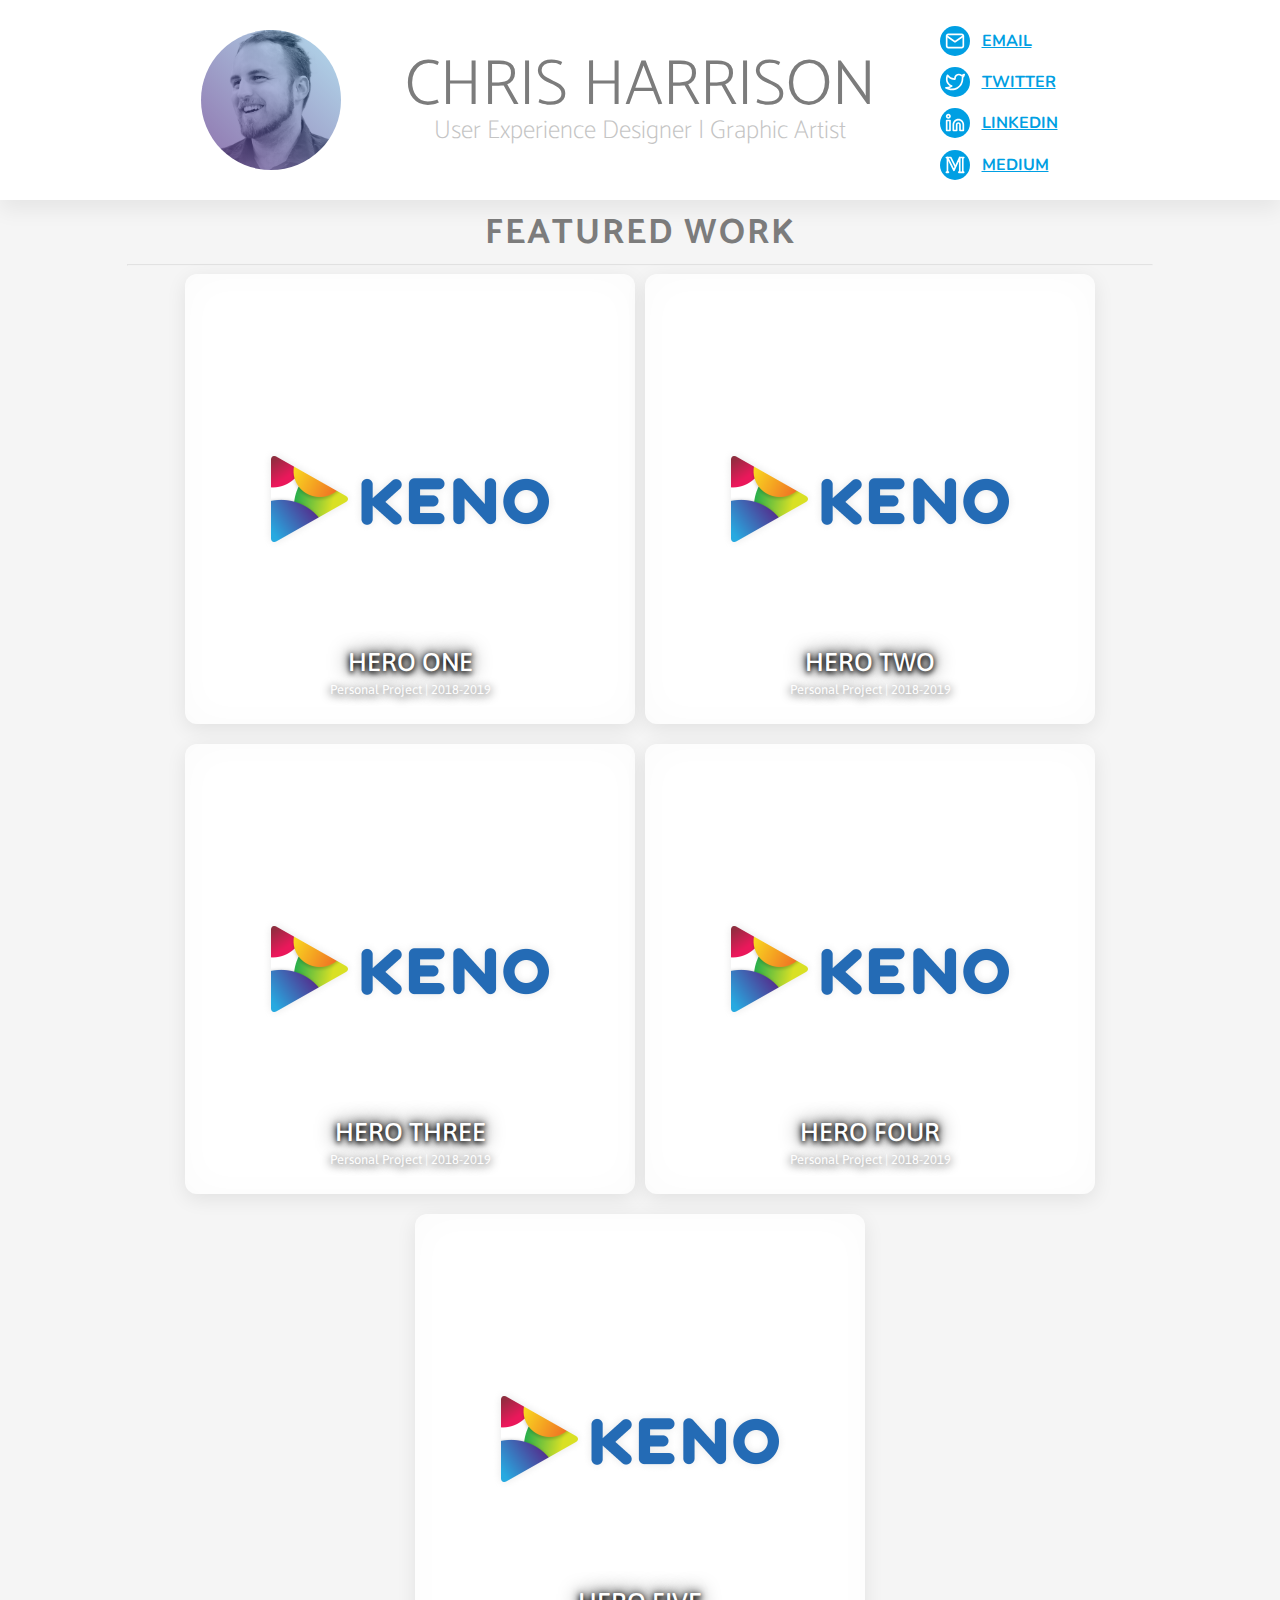
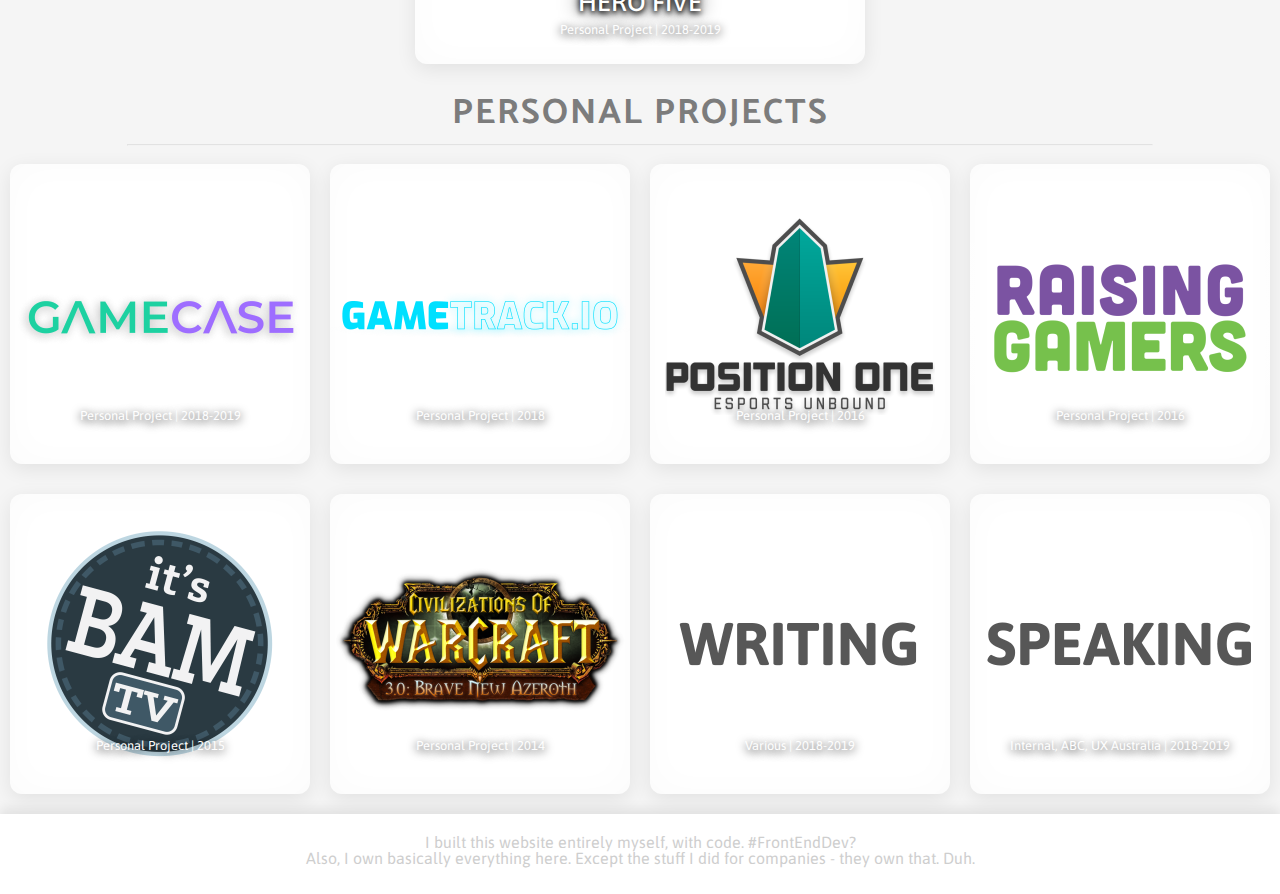
<file: index.html>
<html lang="en">
<title>Chris Harrison - Designer</title>

<head>
    <meta charset="utf-8">
    <link runat="server" rel="shortcut icon" href="assets/favicon.png" type="image/x-icon" />
    <link runat="server" rel="icon" href="assets/favicon.png" type="image/ico" />
    <link rel="stylesheet" type="text/css" href="stylereset.css">
    <link rel="stylesheet" type="text/css" href="style.css">
    <link href="https://fonts.googleapis.com/css?family=Asap|Nunito|Catamaran" rel="stylesheet">
    <script src="https://code.jquery.com/jquery-1.10.2.js"></script>
</head>
<div class="container">
    <div class="body">
        <div class="HeaderWrapper">
            <div class="HeaderPadding"></div>
            <div class="HeaderContentSecondary">
                <div class="HeaderContentPortrait">
                </div>
            </div>
            <div class="HeaderContentMain">
                <h1>Chris Harrison</h1>
                <h2>User Experience Designer | Graphic Artist</h2>
            </div>
            <div class="HeaderContentSecondary">
                <div class="headerContentContactWrapper">
                    <div class="headerContentContact">
                        <div class="contactIconWrapper">
                            <img class="contactIcon" src="assets/mail.svg" alt="email">
                        </div>
                        <a href="mailto:chris.bam.harrison@gmail.com" class="contactText">Email</a>
                    </div>
                    <div class="headerContentContact">
                        <div class="contactIconWrapper">
                            <img class="contactIcon" src="assets/twitter.svg" alt="Twitter">
                        </div>
                        <a href="https://twitter.com/BamHarrison" class="contactText">Twitter</a>
                    </div>
                    <div class="headerContentContact">
                        <div class="contactIconWrapper">
                            <img class="contactIcon" src="assets/linkedin.svg" alt="LinkedIn">
                        </div>
                        <a href="https://www.linkedin.com/in/chris-bam-harrison-71458131/" class="contactText">LinkedIn</a>
                    </div>
                    <div class="headerContentContact">
                        <div class="contactIconWrapper">
                            <img class="contactIcon" src="assets/medium.svg" alt="Medium">
                        </div>
                        <a href="https://medium.com/@christopherbamharrison" class="contactText">Medium</a>
                    </div>
                </div>
            </div>
        </div>
        <!-- <div class="filterWrapper">
            <button class="filter" id="filterAll">All</button>
            <button class="filter" id="filterMobile">Mobile</button>
            <button class="filter" id="filterWeb">Web</button>
            <button class="filter" id="filterAnimation">Animation</button>
            <button class="filter" id="filterDevelopment">Development</button>
            <button class="filter" id="filterProduct">Product Design</button>
        </div> -->
        <div class="bannerWrapper">
            FEATURED WORK
        </div>
        <hr>



        <div class="heroContentWrapper">
            <div class="heroContentItem ItemKeno1">
                <a href="raceday.html"><span class="heroLinkSpan"></span></a>
                <div class="contentTopWrapper"></div>
                    <img class="heroContentImage" src="assets/keno1-cover.png">
                <div class="ContentTitleWrapper">
                    <p class="contentTitle">
                        Hero One
                    </p>
                    <p class="ContentSubTitle">
                        Personal Project | 2018-2019
                    </p>
                </div>
            </div>
            <div class="heroContentItem ItemKeno1">
                <a href="raceday.html"><span class="heroLinkSpan"></span></a>
                <div class="contentTopWrapper"></div>
                    <img class="heroContentImage" src="assets/keno1-cover.png">
                <div class="ContentTitleWrapper">
                    <p class="contentTitle">
                        Hero Two
                    </p>
                    <p class="ContentSubTitle">
                        Personal Project | 2018-2019
                    </p>
                </div>
            </div>
            <div class="heroContentItem ItemKeno1">
                <a href="raceday.html"><span class="heroLinkSpan"></span></a>
                <div class="contentTopWrapper"></div>
                    <img class="heroContentImage" src="assets/keno1-cover.png">
                <div class="ContentTitleWrapper">
                    <p class="contentTitle">
                        Hero Three
                    </p>
                    <p class="ContentSubTitle">
                        Personal Project | 2018-2019
                    </p>
                </div>
            </div>
            <div class="heroContentItem ItemKeno1">
                <a href="raceday.html"><span class="heroLinkSpan"></span></a>
                <div class="contentTopWrapper"></div>
                    <img class="heroContentImage" src="assets/keno1-cover.png">
                <div class="ContentTitleWrapper">
                    <p class="contentTitle">
                        Hero Four
                    </p>
                    <p class="ContentSubTitle">
                        Personal Project | 2018-2019
                    </p>
                </div>
            </div>
            <div class="heroContentItem ItemKeno1">
                <a href="raceday.html"><span class="heroLinkSpan"></span></a>
                <div class="contentTopWrapper"></div>
                    <img class="heroContentImage" src="assets/keno1-cover.png">
                <div class="ContentTitleWrapper">
                    <p class="contentTitle">
                        Hero Five
                    </p>
                    <p class="ContentSubTitle">
                        Personal Project | 2018-2019
                    </p>
                </div>
            </div>


        </div>   
        <div class="bannerWrapper">
            PERSONAL PROJECTS
        </div>
        <hr>
        <div class="ContentWrapper">
            <div class="ContentItem ItemGameCase contentMobile contentProduct">
                <div class="ContentTitleWrapper titleWrapperGameCase">
                    <p class="ContentSubTitle">
                        Personal Project | 2018-2019
                    </p>
                </div>
                <img class="contentImage" src="assets/gamecase-cover.png">
                <a href="gamecase.html"><span class="linkSpan"></span></a>
            </div>
            <div class="ContentItem itemGameTrack contentMobile contentProduct">
                <div class="contentTitleWrapper">
                    <p class="ContentSubTitle">
                        Personal Project | 2018
                    </p>
                </div>
                <img class="contentImage" src="assets/gametrack-cover.png">
                <a href="gametrack.html"><span class="linkSpan"></span></a>
            </div>
            <div class="ContentItem itemPositionOne contentWeb contentProduct contentDevelopment">
                <div class="contentTitleWrapper">
                    <p class="ContentSubTitle">
                        Personal Project | 2016
                    </p>
                </div>
                <img class="contentImage" src="assets/positionone-cover.png">
                <a href="positionone.html"><span class="linkSpan"></span></a>
            </div>
            <div class="ContentItem itemRaisingGamers contentWeb contentProduct">
                <div class="contentTitleWrapper">
                    <p class="ContentSubTitle">
                        Personal Project | 2016
                    </p>
                </div>
                <img class="contentImage contentImageWhiteGrade" src="assets/raisinggamers-cover.png">
                <a href="raisinggamers.html"><span class="linkSpan"></span></a>
            </div>
            <div class="ContentItem itemItsBam contentWeb contentAnimation">
                <div class="contentTitleWrapper">
                    <p class="ContentSubTitle">
                        Personal Project | 2015
                    </p>
                </div>
                <img class="contentImage" src="assets/itsbam-cover.png">
                <a href="itsbam.html"><span class="linkSpan"></span></a>
            </div>
            <div class="ContentItem itemWarcraft contentAnimation content3d contentDevelopment">
                <div class="contentTitleWrapper">
                    <p class="ContentSubTitle">
                        Personal Project | 2014
                    </p>
                </div>
                <img class="contentImage" src="assets/warcraft-cover.png">
                <a href="warcraft.html"><span class="linkSpan"></span></a>
            </div>
            <div class="ContentItem itemWriting">
                <div class="contentTitleWrapper">
                    <p class="ContentSubTitle">
                        Various | 2018-2019
                    </p>
                </div>
                <img class="contentImage" src="assets/writing-cover.png">
                <a href="writing.html"><span class="linkSpan"></span></a>
            </div>
            <div class="ContentItem itemSpeaking">
                <div class="contentTitleWrapper">
                    <p class="ContentSubTitle">
                        Internal, ABC, UX Australia | 2018-2019
                    </p>
                </div>
                <img class="contentImage" src="assets/speaking-cover.png">
                <a href="speaking.html"><span class="linkSpan"></span></a>
            </div>
        </div>
        <div class="Footer">
            <p class="footerText">I built this website entirely myself, with code. #FrontEndDev?</p>
            <p class="footerText">Also, I own basically everything here. Except the stuff I did for companies - they
                own that. Duh.</p>
        </div>
        <script>
            $(".filter").click(function () {
                $(".filter").removeClass('filterActive');
                $(this).toggleClass('filterActive');
            });
            let contentDivs = document.getElementsByClassName('contentItem');
            $("#filterAll").click(function () {
                $(".contentItem").fadeOut(200);
                setTimeout(function () {
                    $(".contentItem").fadeIn(200);
                }, 300)
            });
            $("#filterMobile").click(function () {
                $(".contentItem").fadeOut(200);
                setTimeout(function () {
                    $(".contentMobile").fadeIn(200);
                }, 200)
            });
            $("#filterWeb").click(function () {
                $(".contentItem").fadeOut(200);
                setTimeout(function () {
                    $(".contentWeb").fadeIn(200);
                }, 200)
            });
            $("#filterAnimation").click(function () {
                $(".contentItem").fadeOut(200);
                setTimeout(function () {
                    $(".contentAnimation").fadeIn(200);
                }, 200)
            });
            $("#filterDevelopment").click(function () {
                $(".contentItem").fadeOut(200);
                setTimeout(function () {
                    $(".contentDevelopment").fadeIn(200);
                }, 200)
            });
            $("#filterProduct").click(function () {
                $(".contentItem").fadeOut(200);
                setTimeout(function () {
                    $(".contentProduct").fadeIn(200);
                }, 200)
            });
            
        </script>
        </body>
    </div>

</html>
</file>
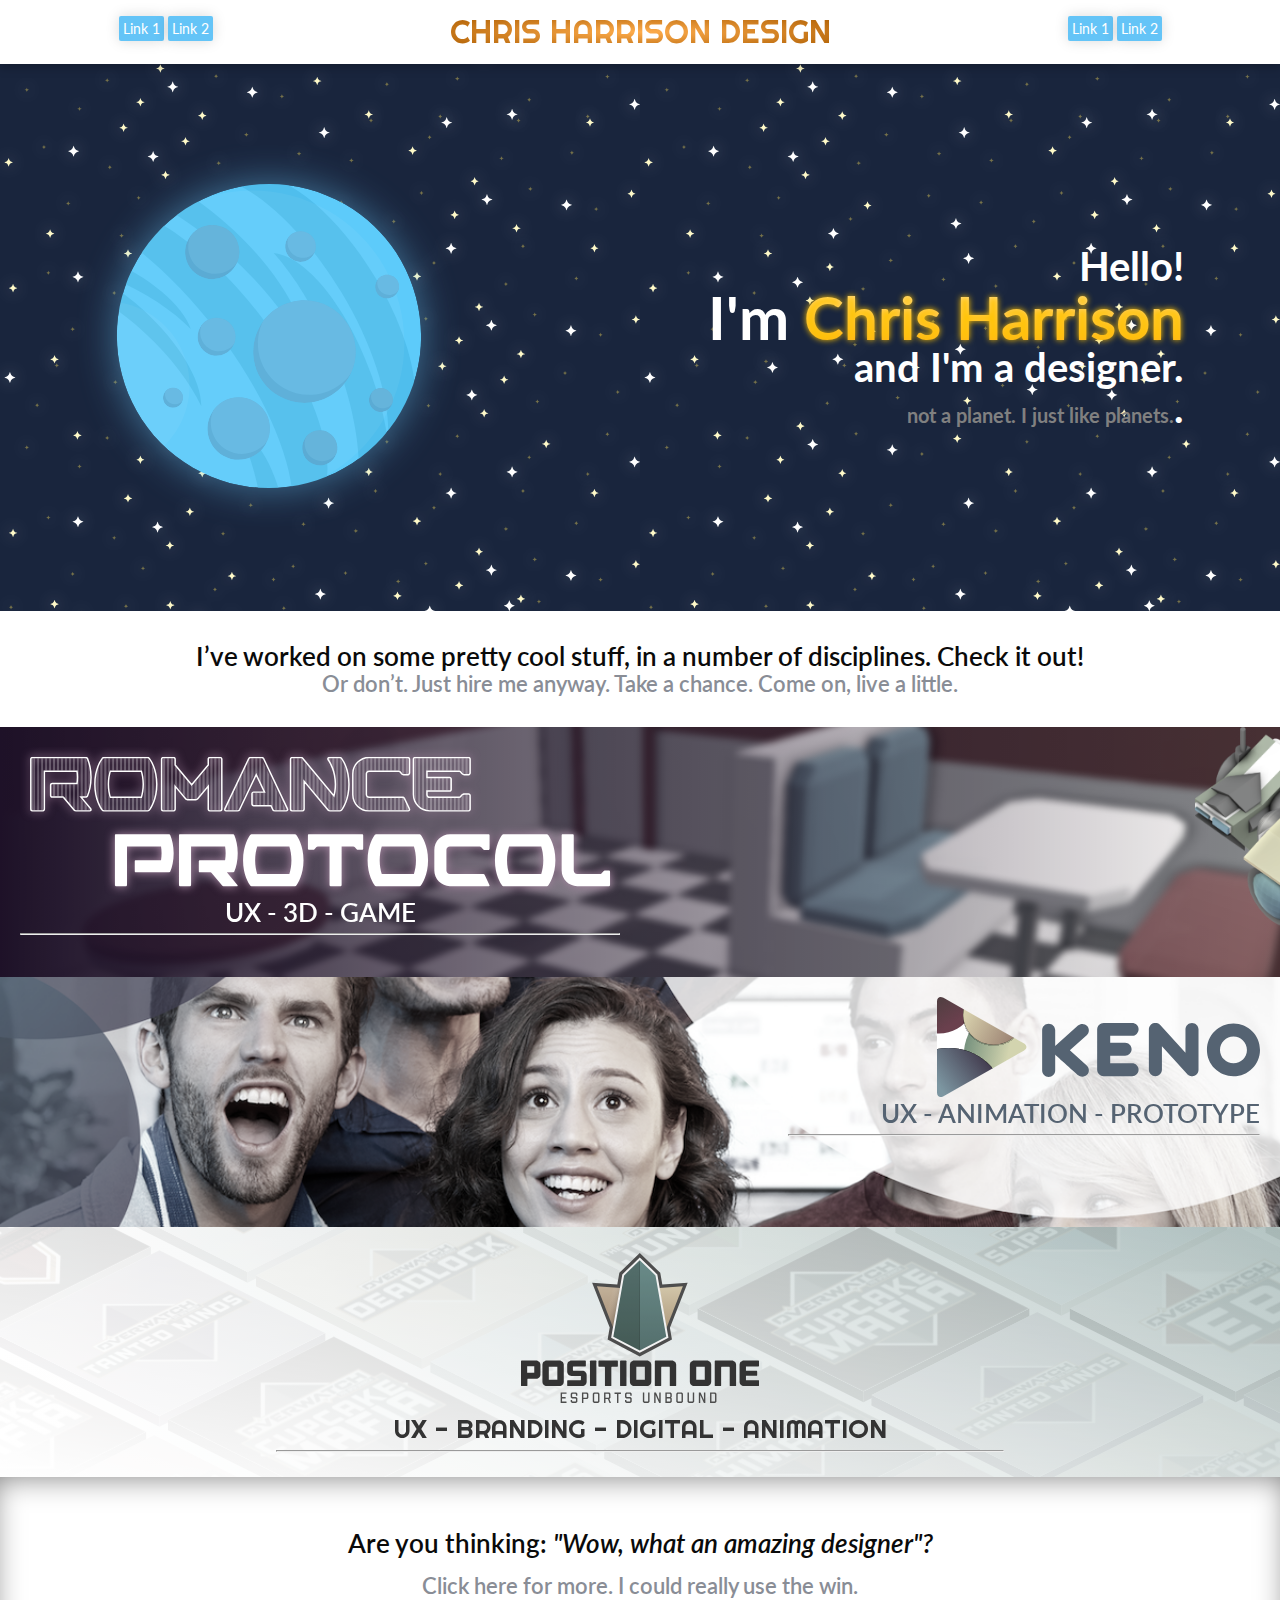
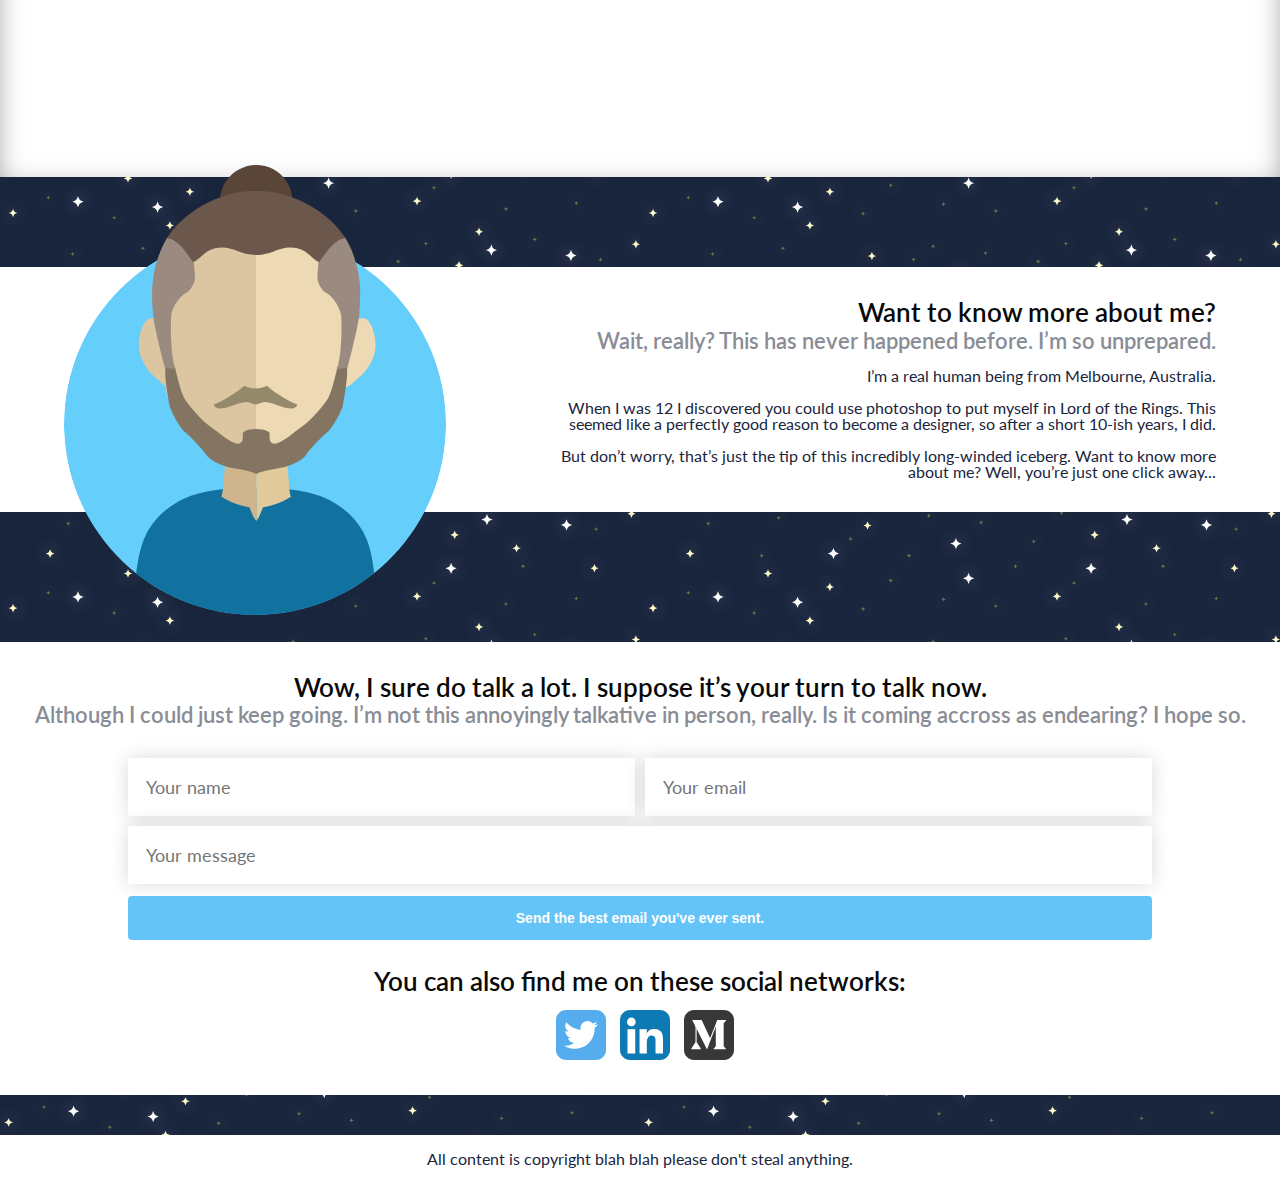
<file: archive/index.html>
<!DOCTYPE html>
<html>
<title>Chris Harrison - Designer</title>

<head>
    <link runat="server" rel="shortcut icon" href="img/favicon.png" type="image/x-icon" />
    <link runat="server" rel="icon" href="img/favicon.png" type="image/ico" />
    <link rel="stylesheet" type="text/css" href="stylereset.css">
    <link rel="stylesheet" type="text/css" href="style.css">
    <link href="https://fonts.googleapis.com/css?family=Lato|Righteous" rel="stylesheet">
</head>

<body>
    <div class="global-header">
        <div class="global-header-left">
            <button>Link 1</button>
            <button>Link 2</button>
        </div>
        <div class="global-header-center">
            <a href="index.html">
                <h1 class="hero-h1">CHRIS HARRISON DESIGN</h1>
            </a>
        </div>
        <div class="global-header-right">
            <button>Link 1</button>
            <button>Link 2</button>
        </div>
    </div>
    <div class="home-greeting">
        <div class="home-greeting-left">
            <img src="img/moon.svg" class="home-greeting-img">
        </div>
        <div class="home-greeting-right">
            <span>
                <p class="greeting-small">Hello!</p>
            </span>
            <span>
                <p class="greeting-big">I'm
                    <gold>Chris Harrison</gold>
                </p>
            </span>
            <span>
                <p class="greeting-small">and I'm a designer.</p>
                <p class="greeting-small">
                    <gray>not a planet. I just like planets.</gray>.</p>
            </span>
        </div>
    </div>
    <div class="white-full-width no-margin no-padding">
        <br>
        <br>
        <h3>I’ve worked on some pretty cool stuff, in a number of disciplines. Check it out!</h3>
        <h4>Or don’t. Just hire me anyway. Take a chance. Come on, live a little. </h4>
        <br>
        <br>
        <!--    ****    ROMANCE PROTOCOL PROJECT PANEL    ****     -->
        <a href="romanceprotocol.html">
            <div class="project-wrapper small project-rp">
                <div class="project-content project-rp-content">
                    <img src="img/project_logo_rp.svg" class="project-logo rp-logo">
                    <h3 class="project-rp-text">UX - 3D - GAME</h3>
                    <hr class="project-rp-text">
                </div>
                <div class="project-right">
                    <img src="img/project_img_rp.png" class="project-rp-img">
                </div>
            </div>
        </a>
        <!--    ****    KENO PROJECT PANEL    ****     -->
        <div class="project-wrapper small project-keno">
            <div class="project-left">
            </div>
            <div class="project-content project-keno-content">
                <img src="img/project_logo_keno.svg" class="project-logo keno-logo">
                <br>
                <h3 class="project-keno-text">UX - ANIMATION - PROTOTYPE</h3>
                <hr class="project-keno-text">
            </div>
        </div>
        <!--    ****    POSITION ONE PROJECT PANEL    ****     -->
        <div class="project-wrapper small project-pone">
            <div class="project-content project-pone-content">
                <img src="img/project_logo_pone.svg" class="project-logo pone-logo">
                <h2 class="project-pone-text">UX - BRANDING - DIGITAL - ANIMATION</h2>
                <hr>
            </div>
        </div>
        <div class="project-blank">
            <span class="project-span"><h3>Are you thinking: <i>"Wow, what an amazing designer"?</i></h3></span>
            <span class="project-span"><h4>Click here for more. I could really use the win.</h4></span>
        </div>
    </div>
    <!--    ****    EVERYTHING ELSE    ****     -->
    <div class="trans-full-width">
        <img src="img/portrait.svg" class="img-portrait">
        <div class="white-full-width-narrow">
            <div class="aboutme-container">
                <div class="aboutme-left">
                </div>
                <div class="aboutme-right">
                    <h3>Want to know more about me?</h3>
                    <h4>Wait, really? This has never happened before. I’m so unprepared.</h4>
                    <br>
                    <p>I’m a real human being from Melbourne, Australia.</p>
                    <br>
                    <p>When I was 12 I discovered you could use photoshop to put myself in Lord of the Rings. This seemed like
                        a perfectly good reason to become a designer, so after a short 10-ish years, I did.</p>
                    <br>
                    <p>But don’t worry, that’s just the tip of this incredibly long-winded iceberg. Want to know more about
                        me? Well, you’re just one click away...</p>
                </div>
            </div>
        </div>
    </div>
    <div class="white-full-width-narrow">
        <h3>Wow, I sure do talk a lot. I suppose it’s your turn to talk now.</h3>
        <h4>Although I could just keep going. I’m not this annoyingly talkative in person, really. Is it coming accross as endearing?
            I hope so.</h4>
        <br>
        <br>
        <div class="contactform-box">
            <div class="contactform-top-box">
                <input class="name" type="text" name="Name" placeholder="Your name">
                <input class="email" type="text" name="Email" placeholder="Your email">
            </div>
            <div class="contactform-bottom-box">
                <input class="message" type="text" name="Message" placeholder="Your message">
            </div>
            <div>
                <input class="submit" type="submit" value="Send the best email you've ever sent.">
            </div>
            <div>
                <br>
                <h3>You can also find me on these social networks:</h3>
                <br>
                <a href="https://twitter.com/bamharrison">
                    <img src="img/twitter_icon.svg" class="social-icon">
                </a>
                <a href="https://www.linkedin.com/in/chris-bam-harrison-71458131/">
                    <img src="img/linkedin_icon.svg" class="social-icon">
                </a>
                <a href="https://medium.com/@christopherbamharrison">
                    <img src="img/medium_icon.svg" class="social-icon">
                </a>
            </div>
        </div>
    </div>
    <div class="global-footer">
        <p>All content is copyright blah blah please don't steal anything.</p>
    </div>
</body>

</html>
</file>
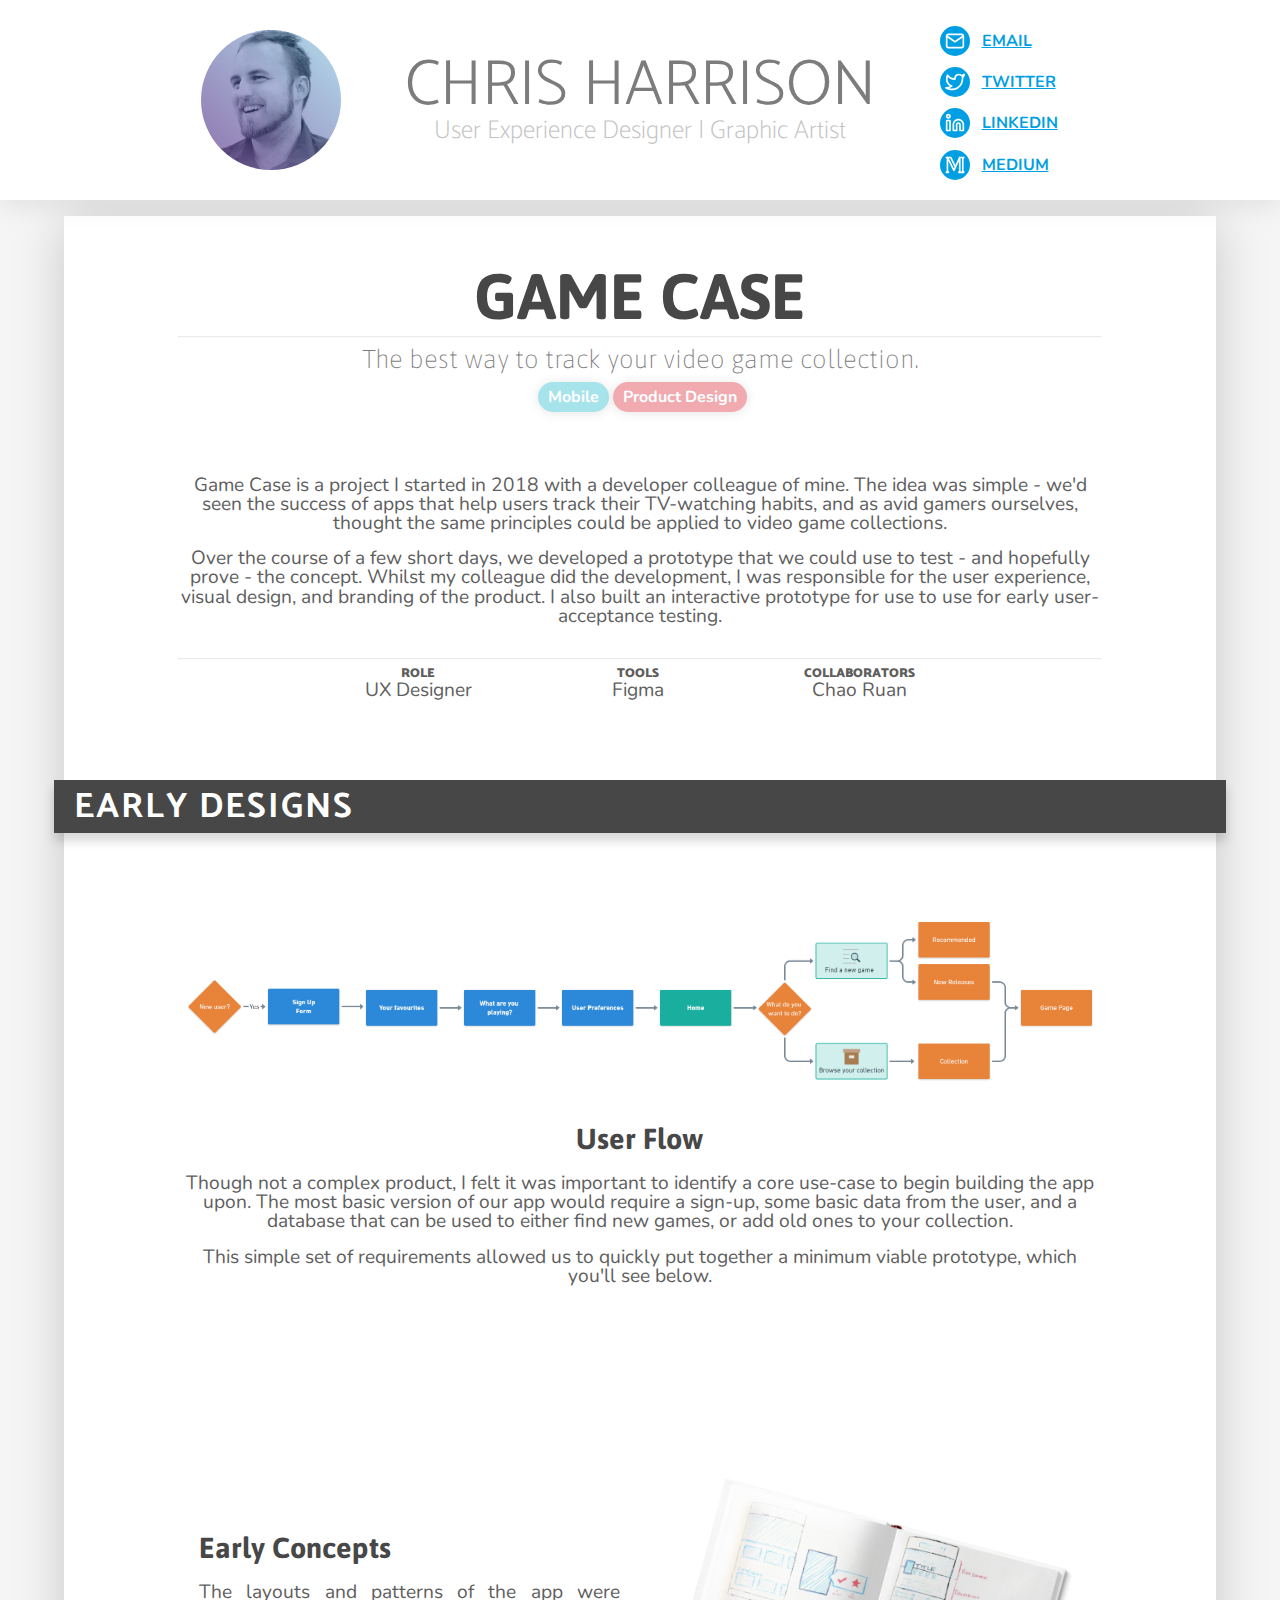
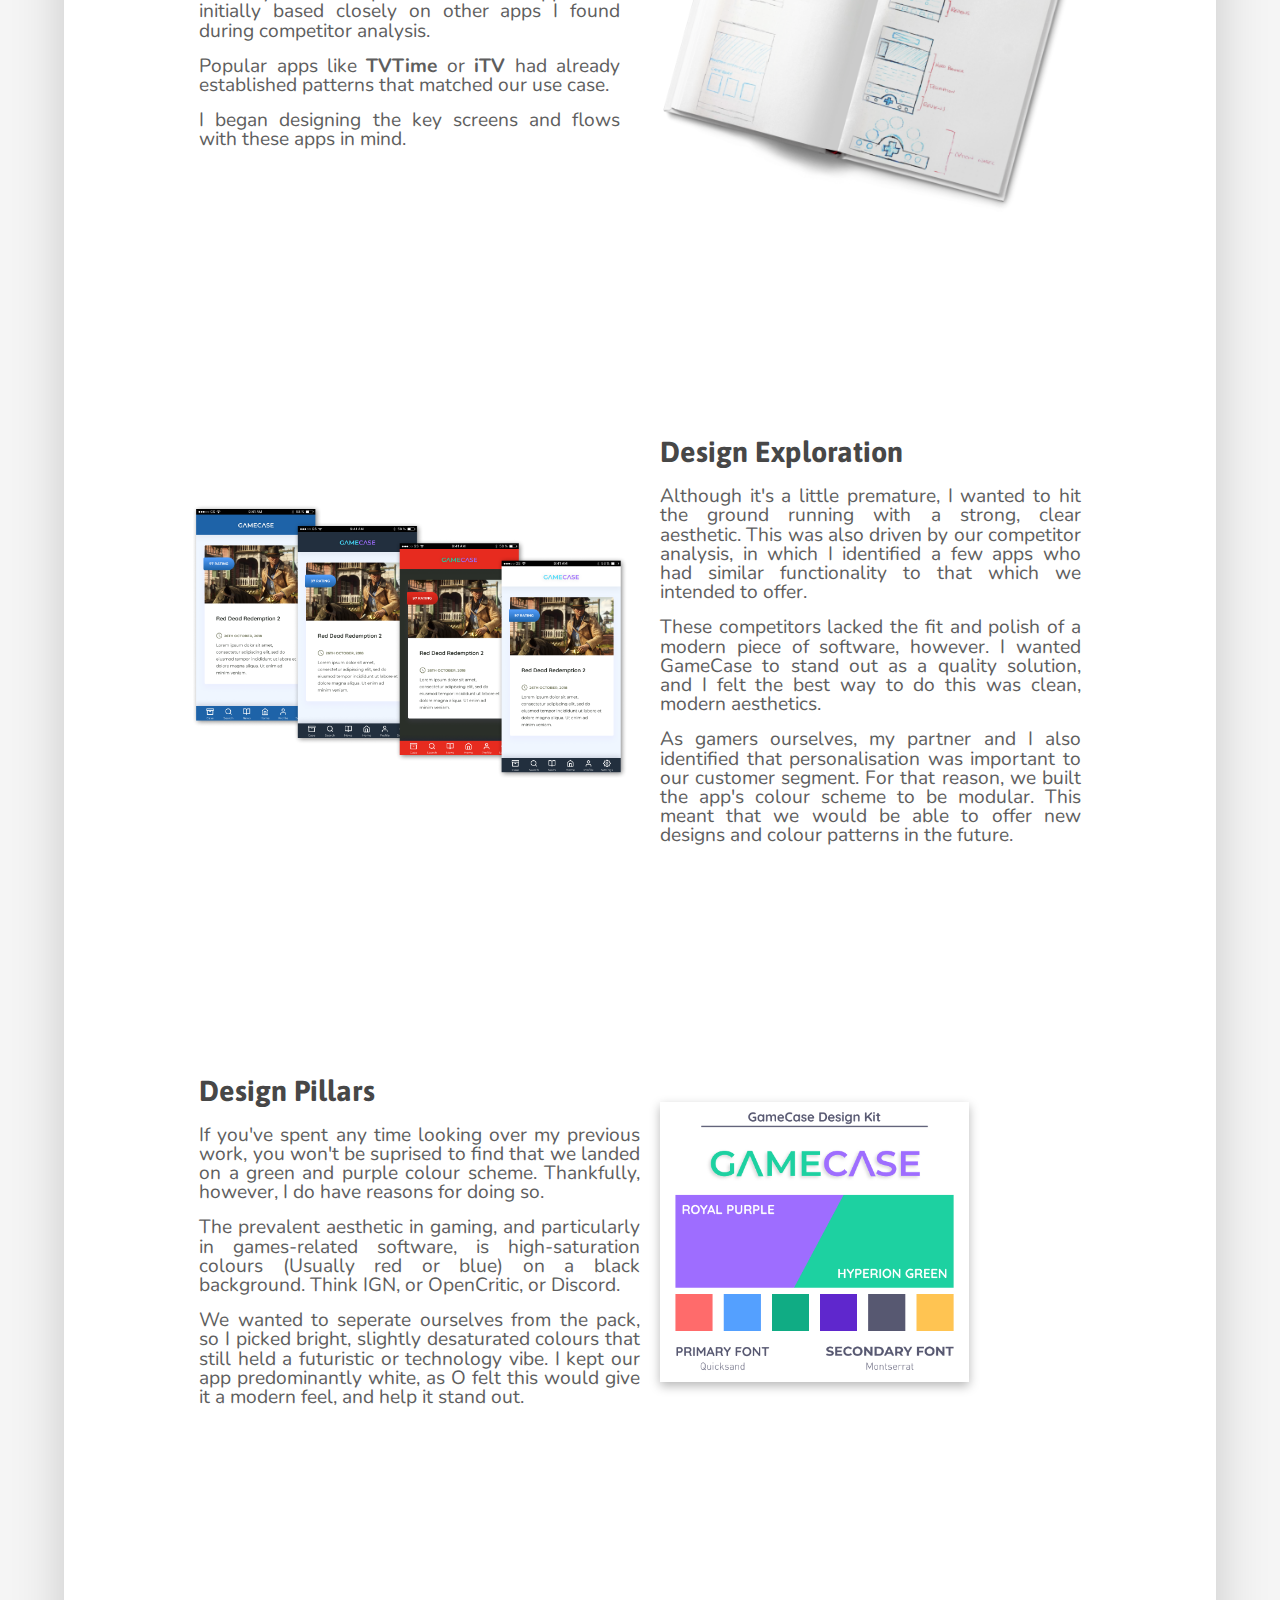
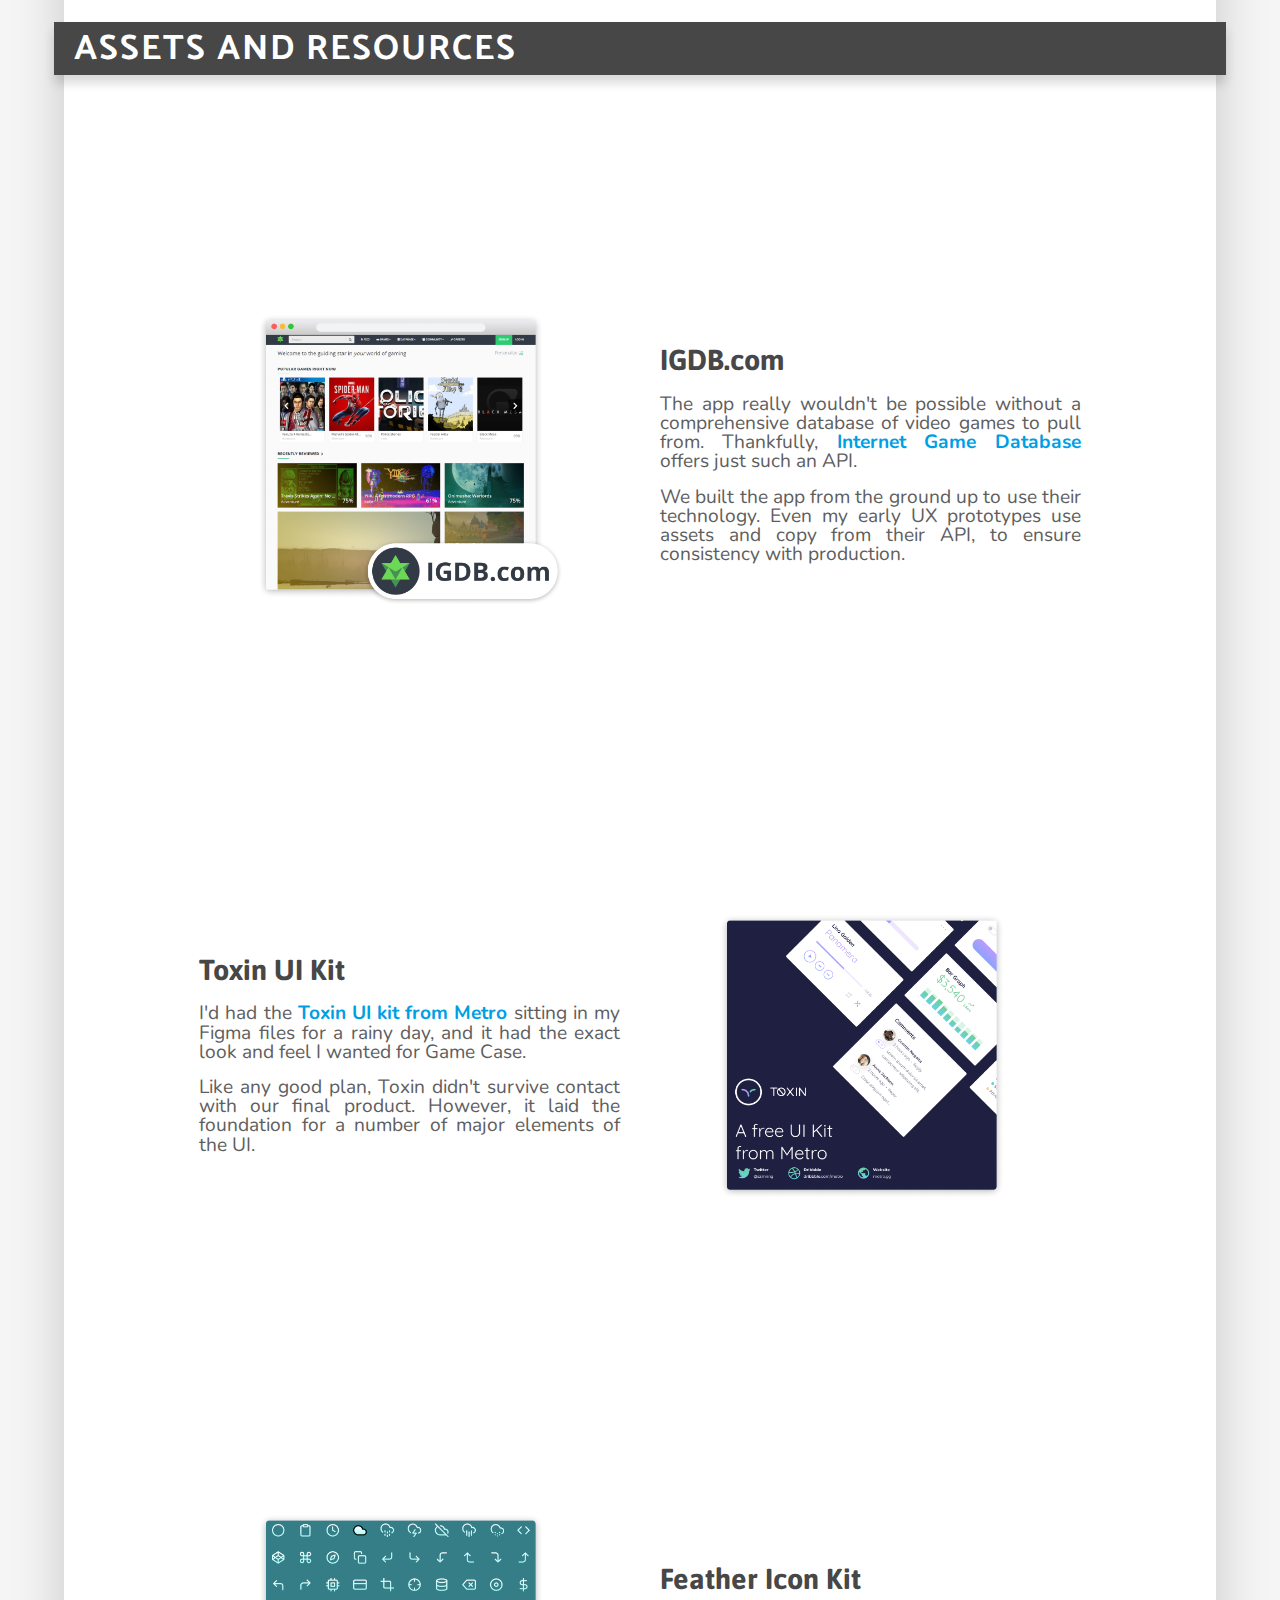
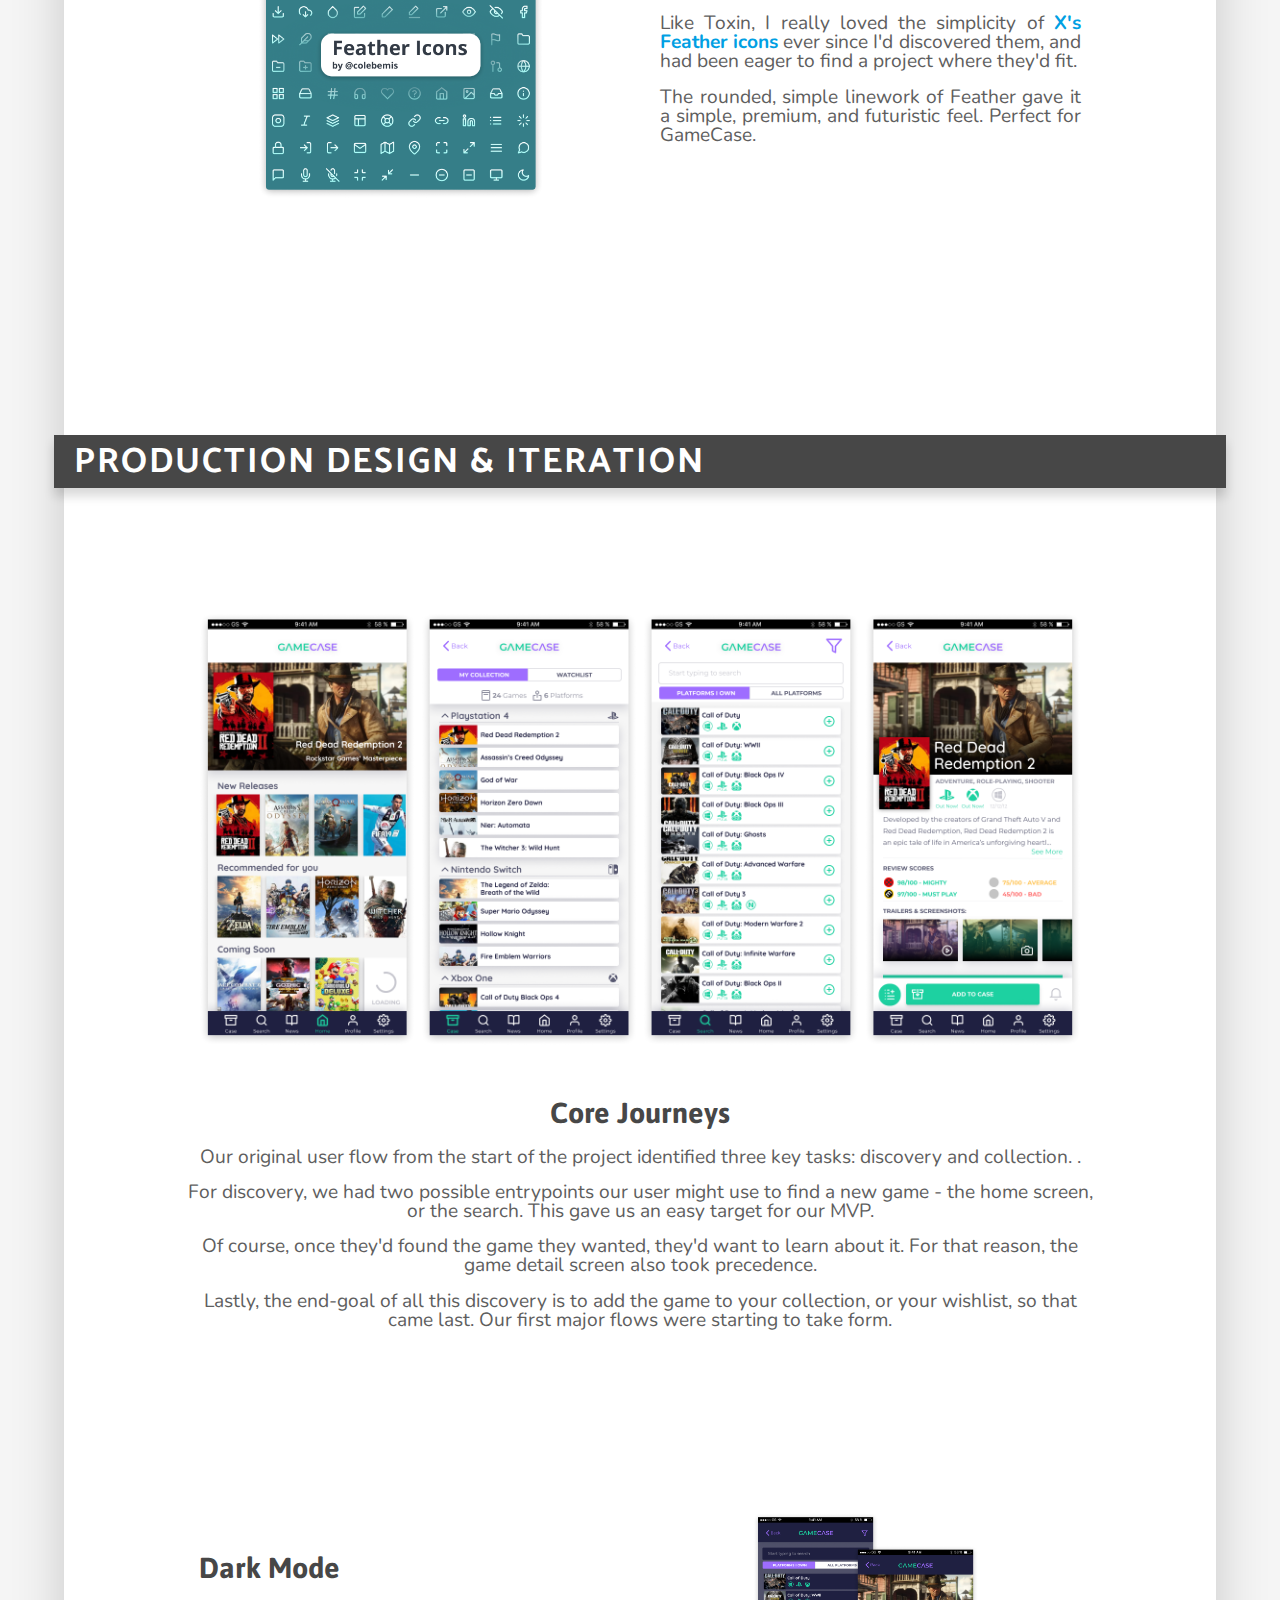
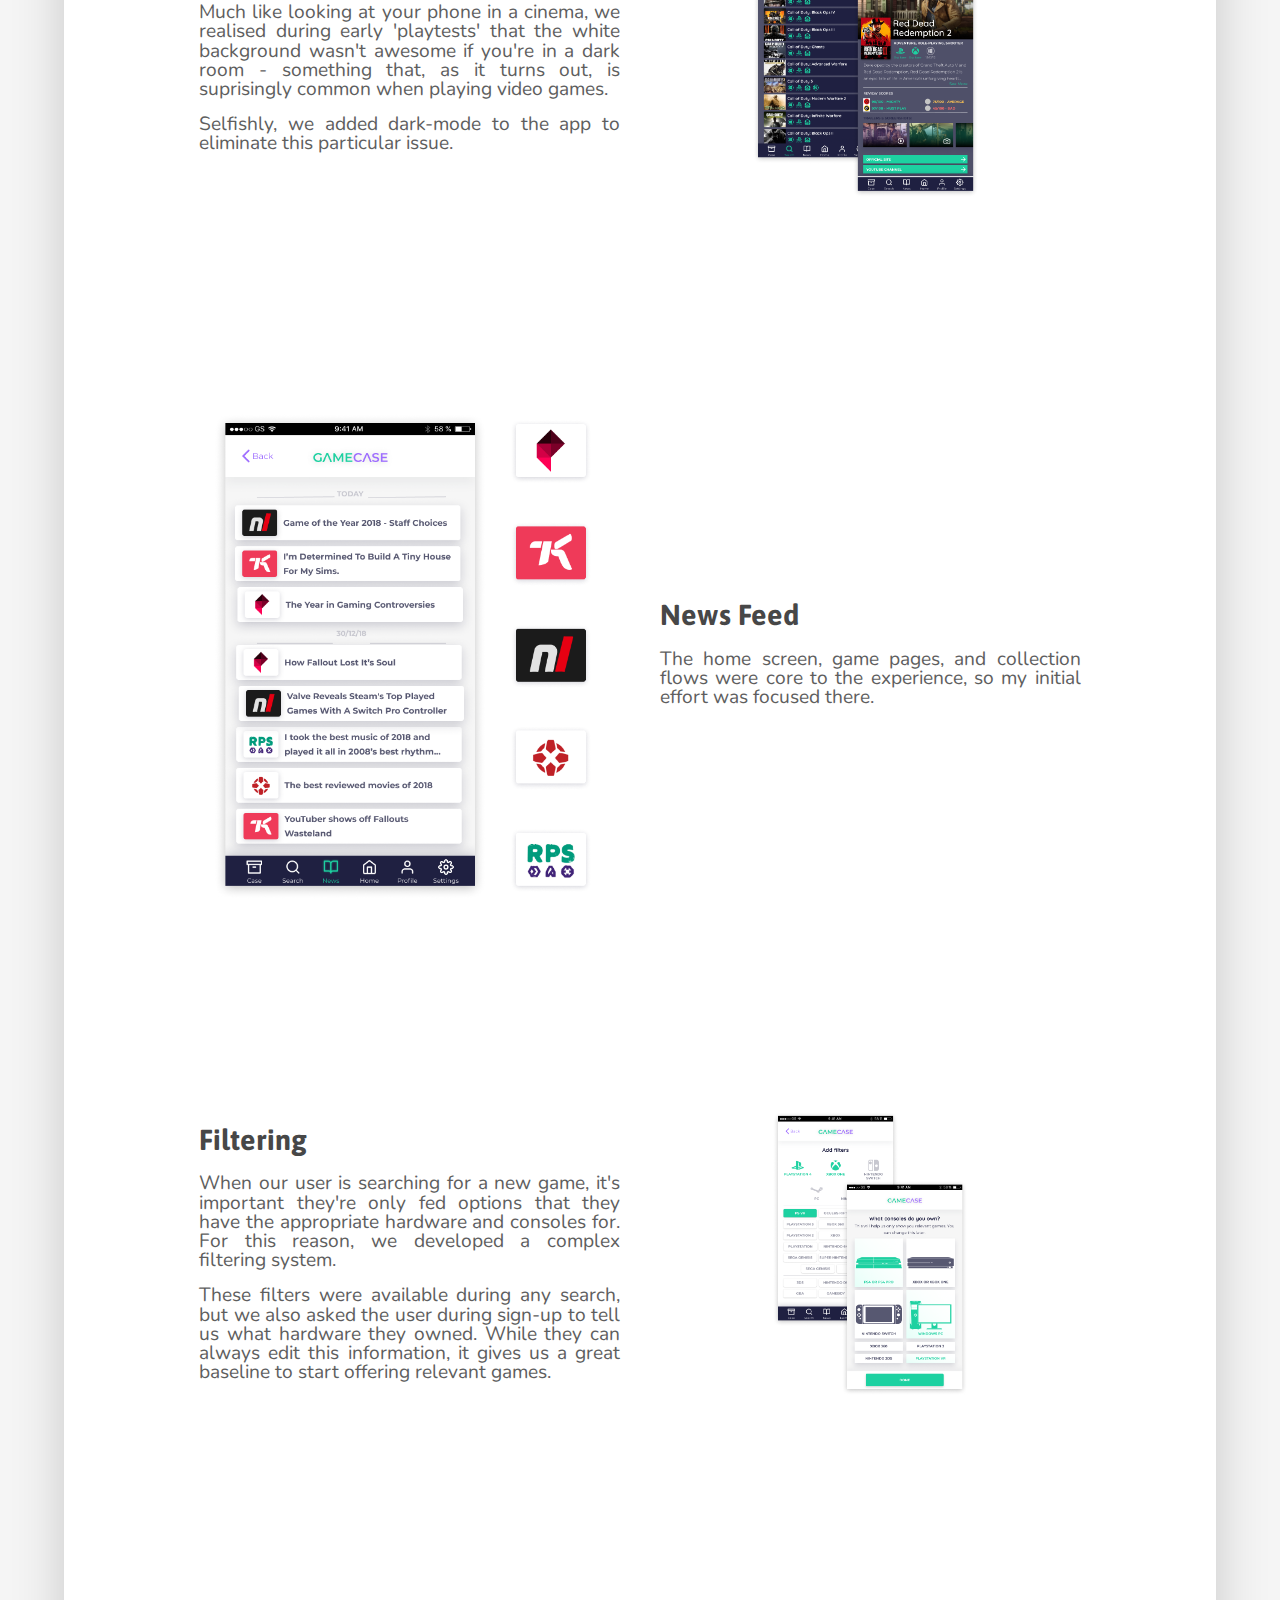
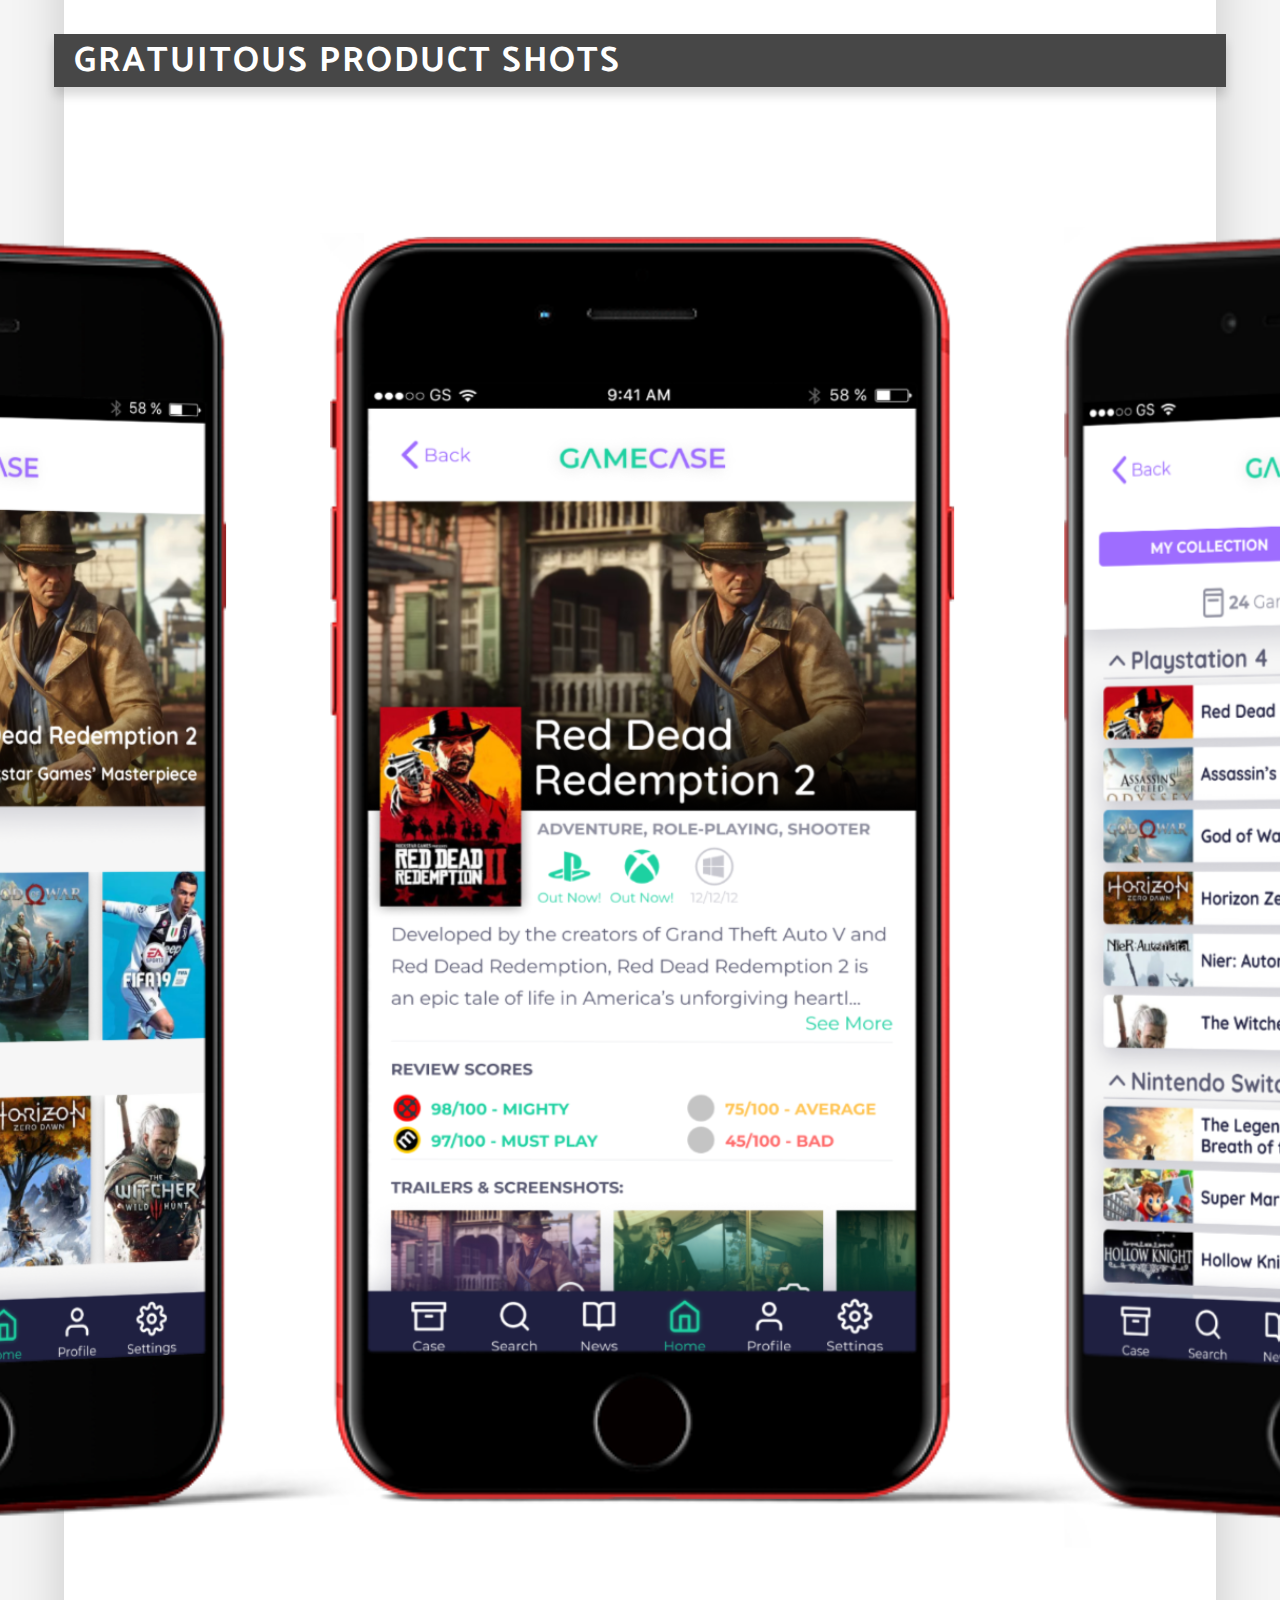
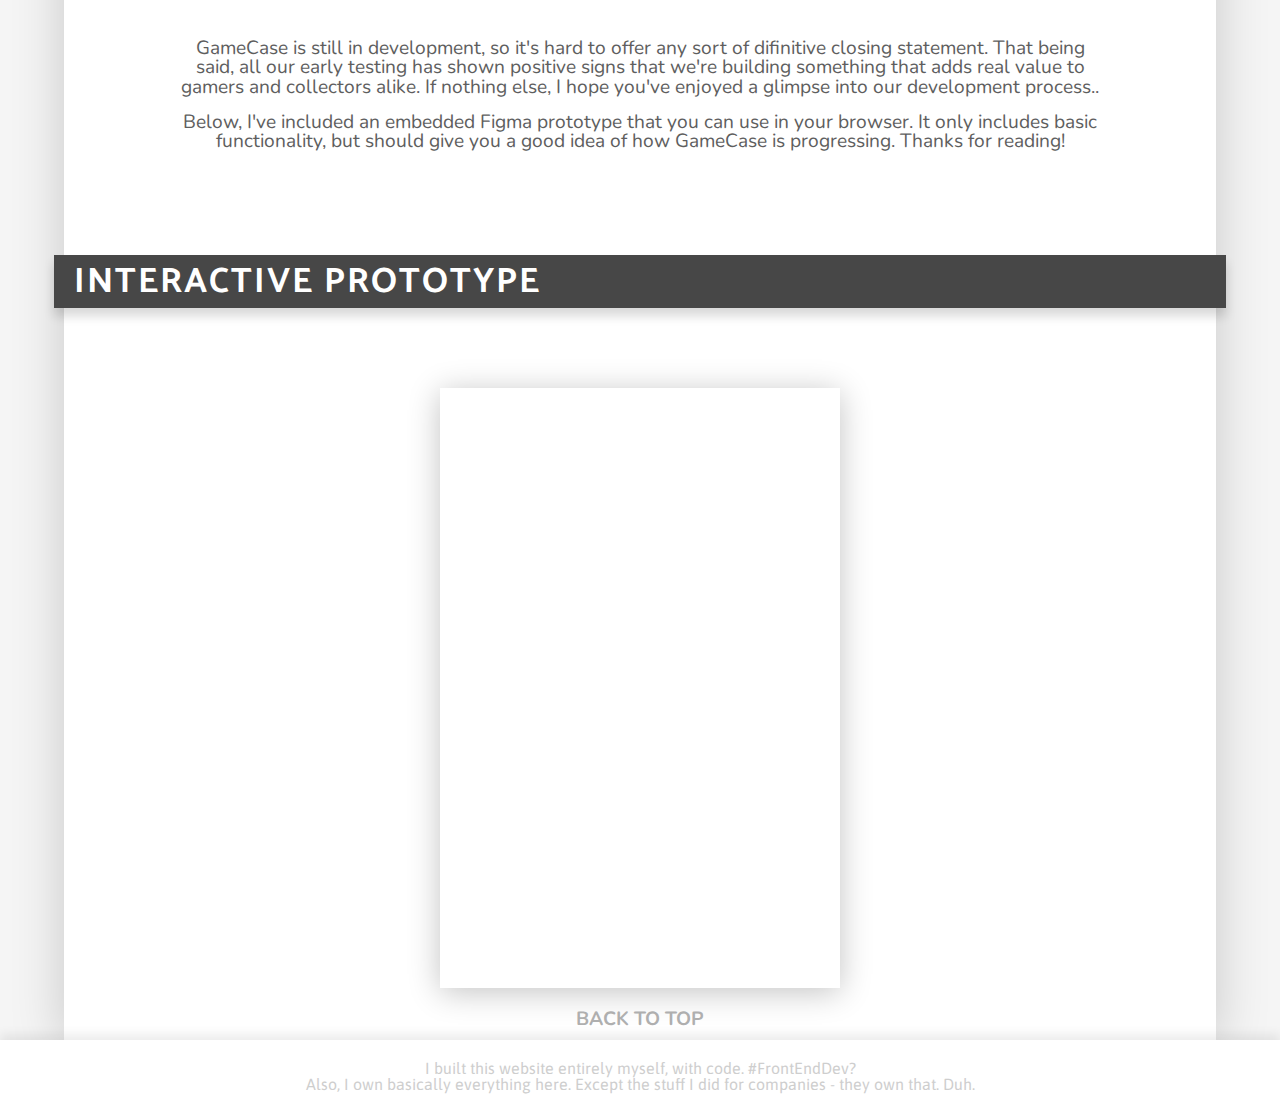
<file: gamecase.html>
<html lang="en">
<title>Chris Harrison - Designer - Game Case</title>
<head>
    <meta charset="utf-8">
    <link runat="server" rel="shortcut icon" href="assets/favicon.png" type="image/x-icon" />
    <link runat="server" rel="icon" href="assets/favicon.png" type="image/ico" />
    <link rel="stylesheet" type="text/css" href="stylereset.css">
    <link rel="stylesheet" type="text/css" href="style.css">
    <link href="https://fonts.googleapis.com/css?family=Asap|Nunito|Catamaran:400,700,900" rel="stylesheet">
    <script src="https://code.jquery.com/jquery-1.10.2.js"></script>
</head>
<a id="top"></a>
<div class="container">
    <div class="body">
        <div class="HeaderWrapper">
            <div class="HeaderPadding"></div>
            <div class="HeaderContentSecondary">
                <div class="HeaderContentPortrait">

                </div>
            </div>
            <div class="HeaderContentMain">
                <a href="index.html"><h1>Chris Harrison</h1></a>
                <h2>User Experience Designer | Graphic Artist</h2>
            </div>
            <div class="HeaderContentSecondary">
                <div class="headerContentContactWrapper">
                    <div class="headerContentContact">
                        <div class="contactIconWrapper">
                            <img class="contactIcon" src="assets/mail.svg" alt="email">
                        </div>
                        <a href="mailto:chris.bam.harrison@gmail.com" class="contactText">Email</a>
                    </div>
                    <div class="headerContentContact">
                        <div class="contactIconWrapper">
                            <img class="contactIcon" src="assets/twitter.svg" alt="Twitter">
                        </div>
                        <a href="https://twitter.com/BamHarrison" class="contactText">Twitter</a>
                    </div>
                    <div class="headerContentContact">
                        <div class="contactIconWrapper">
                            <img class="contactIcon" src="assets/linkedin.svg" alt="LinkedIn">
                        </div>
                        <a href="https://www.linkedin.com/in/chris-bam-harrison-71458131/" class="contactText">LinkedIn</a>
                    </div>
                    <div class="headerContentContact">
                        <div class="contactIconWrapper">
                            <img class="contactIcon" src="assets/medium.svg" alt="Medium">
                        </div>
                        <a href="https://medium.com/@christopherbamharrison" class="contactText">Medium</a>
                    </div>  
                </div>
            </div>
            <div class="HeaderPadding"></div>
        </div>
        <!-- <div class="navWrapper">
            <a href="index.html"><button class="nav">Go back</button></a>
        </div> -->
        <div class="folioContent">
            <div class="folioHeaderWrapper">
                <div class="folioTitle">Game Case</div>
                <hr>
                <div class="folioSubTitle">The best way to track your video game collection.</div>
                <div class="tagWrapperBig">
                    <div class="tagBig mobile">Mobile</div>
                    <div class="tagBig product">Product Design</div>
                </div>  
            </div>
            <div class="folioTextFullWidth">
                <p>Game Case is a project I started in 2018 with a developer colleague of mine. The idea was simple - we'd seen the success of apps that help users track their TV-watching habits, and as avid gamers ourselves, thought the same principles could be applied to video game collections.</p>
                <br>
                <p>Over the course of a few short days, we developed a prototype that we could use to test - and hopefully prove - the concept. Whilst my colleague did the development, I was responsible for the user experience, visual design, and branding of the product. I also built an interactive prototype for use to use for early user-acceptance testing.</p>
            </div>
            <hr>
            <div class="folioFactSheetWrapper">
                <div class="folioFact">
                    <p class="folioFactTitle">Role</p>
                    <p>UX Designer</p>
                </div>
                <div class="folioFact">
                    <p class="folioFactTitle">Tools</p>
                    <p>Figma</p>
                </div>
                <div class="folioFact">
                    <p class="folioFactTitle">Collaborators</p>
                    <p>Chao Ruan</p>
                </div>
            </div>
            <div class="folioChapterHeading">Early Designs</div>
            <div class="folioImageFullWidth">
                <img class="folioImage folioImageWide" src="assets/img/gamecase2.png">
            </div>
            <div class="folioTextFullWidth">
                <p class="folioChapterSubHeading folioChapterHeadingFullWidth">User Flow</p>
                <p>Though not a complex product, I felt it was important to identify a core use-case to begin building the app upon. The most basic version of our app would require a sign-up, some basic data from the user, and a database that can be used to either find new games, or add old ones to your collection.</p>
                <br>
                <p>This simple set of requirements allowed us to quickly put together a minimum viable prototype, which you'll see below.</p>
            </div>
            <br>
            <br>
                <div class="folioTextWithImage">
                    <div class="folioTextHalf folioLeft">
                        <p class="folioChapterSubHeading">Early Concepts</p>
                        <p>The layouts and patterns of the app were initially based closely on other apps I found during competitor analysis.</p>
                        <br>
                        <p>Popular apps like <b>TVTime</b> or <b>iTV</b> had already established patterns that matched our use case.</p>
                        <br>
                        <p>I began designing the key screens and flows with these apps in mind.</p>
                    </div>
                    <div class="folioImageHalf folioRight">
                        <img class="folioImage" src="assets/img/gamecase1.png">
                    </div>
                </div>
            <div class="folioTextWithImage">
                <div class="folioImageHalf folioLeft">
                    <img class="folioImage" src="assets/img/gamecase3.png">
                </div>
                <div class="folioTextHalf folioRight">
                    <p class="folioChapterSubHeading">Design Exploration</p>
                    <p>Although it's a little premature, I wanted to hit the ground running with a strong, clear aesthetic. This was also driven by our competitor analysis, in which I identified a few apps who had similar functionality to that which we intended to offer.</p>
                    <br>
                    <p>These competitors lacked the fit and polish of a modern piece of software, however. I wanted GameCase to stand out as a quality solution, and I felt the best way to do this was clean, modern aesthetics.</p>
                    <br>
                    <p>As gamers ourselves, my partner and I also identified that personalisation was important to our customer segment. For that reason, we built the app's colour scheme to be modular. This meant that we would be able to offer new designs and colour patterns in the future.</p>
                </div>
            </div>
            <div class="folioTextWithImage">
                <div class="folioTextHalf folioLeft">
                    <p class="folioChapterSubHeading">Design Pillars</p>
                    <p>If you've spent any time looking over my previous work, you won't be suprised to find that we landed on a green and purple colour scheme. Thankfully, however, I do have reasons for doing so.</p>
                    <br>
                    <p>The prevalent aesthetic in gaming, and particularly in games-related software, is high-saturation colours (Usually red or blue) on a black background. Think IGN, or OpenCritic, or Discord.</p> 
                    <br>
                    <p>We wanted to seperate ourselves from the pack, so I picked bright, slightly desaturated colours that still held a futuristic or technology vibe. I kept our app predominantly white, as O felt this would give it a modern feel, and help it stand out.</p>
                </div>
                <div class="folioImageHalf folioRight">
                    <img class="folioImage" src="assets/img/gamecase4.png" style="box-shadow: 0px 4px 10px #00000049; width: 70%;">
                </div>
            </div>
            <div class="folioChapterHeading">Assets and Resources</div>
            <div class="folioTextWithImage">
                <div class="folioImageHalf folioLeft">
                    <img class="folioImage folioImageTall" src="assets/img/gamecase5.png">
                </div>
                <div class="folioTextHalf folioRight">
                    <p class="folioChapterSubHeading">IGDB.com</p>
                    <p>The app really wouldn't be possible without a comprehensive database of video games to pull from. Thankfully, <a href="https://www.igdb.com/"><b>Internet Game Database</b></a> offers just such an API.</p>
                    <br>
                    <p>We built the app from the ground up to use their technology. Even my early UX prototypes use assets and copy from their API, to ensure consistency with production.</p>
                </div>
            </div>
            <div class="folioTextWithImage">
                <div class="folioTextHalf folioLeft">
                    <p class="folioChapterSubHeading">Toxin UI Kit</p>
                    <p>I'd had the <a href="http://metro.gg/"><b>Toxin UI kit from Metro</b></a> sitting in my Figma files for a rainy day, and it had the exact look and feel I wanted for Game Case.</p>
                    <br>
                    <p>Like any good plan, Toxin didn't survive contact with our final product. However, it laid the foundation for a number of major elements of the UI.</p>
                </div>
                <div class="folioImageHalf folioRight">
                    <img class="folioImage folioImageTall" src="assets/img/gamecase6.png">
                </div>
            </div>
            <div class="folioTextWithImage">
                <div class="folioImageHalf folioLeft">
                    <img class="folioImage folioImageTall" src="assets/img/gamecase7.png">
                </div>
                <div class="folioTextHalf folioRight">
                    <p class="folioChapterSubHeading">Feather Icon Kit</p>
                    <p>Like Toxin, I  really loved the simplicity of <a href="https://feathericons.com/"><b>X's Feather icons</b></a> ever since I'd discovered them, and had been eager to find a project where they'd fit.</p>
                    <br>
                    <p>The rounded, simple linework of Feather gave it a simple, premium, and futuristic feel. Perfect for GameCase.</p>
                </div>
            </div>
            <div class="folioChapterHeading">Production Design & Iteration</div>
            <div class="folioImageFullWidth">
                    <img class="folioImage folioImageWide" src="assets/img/gamecase8.png">
                </div>
                <div class="folioTextFullWidth">
                    <p class="folioChapterSubHeading folioChapterHeadingFullWidth">Core Journeys</p>
                    <p>Our original user flow from the start of the project identified three key tasks: <i>discovery and collection. </i>.</p>
                    <br>
                    <p>For discovery, we had two possible entrypoints our user might use to find a new game - the home screen, or the search. This gave us an easy target for our MVP.</p>
                    <br>
                    <p>Of course, once they'd found the game they wanted, they'd want to learn about it. For that reason, the game detail screen also took precedence.</p>
                    <br>
                    <p>Lastly, the end-goal of all this discovery is to add the game to your collection, or your wishlist, so that came last. Our first major flows were starting to take form.</p>
                </div>
            <div class="folioTextWithImage">
                <div class="folioTextHalf folioLeft">
                    <p class="folioChapterSubHeading">Dark Mode</p>
                    <p>Much like looking at your phone in a cinema, we realised during early 'playtests' that the white background wasn't awesome if you're in a dark room - something that, as it turns out, is suprisingly common when playing video games.</p>
                    <br>
                    <p>Selfishly, we added dark-mode to the app to eliminate this particular issue.</p>
                </div>
                <div class="folioImageHalf folioRight">
                    <img class="folioImage folioImageTall" src="assets/img/gamecase9.png">
                </div>
            </div>
            <div class="folioTextWithImage">
                <div class="folioImageHalf folioLeft">
                    <img class="folioImage" src="assets/img/gamecase10.png">
                </div>
                <div class="folioTextHalf folioRight">
                    <p class="folioChapterSubHeading">News Feed</p>
                    <p>The home screen, game pages, and collection flows were core to the experience, so my initial effort was focused there.</p>
                </div>
            </div>
            <div class="folioTextWithImage">
                <div class="folioTextHalf folioLeft">
                    <p class="folioChapterSubHeading">Filtering</p>
                    <p>When our user is searching for a new game, it's important they're only fed options that they have the appropriate hardware and consoles for. For this reason, we developed a complex filtering system.</p>
                    <br>
                    <p>These filters were available during any search, but we also asked the user during sign-up to tell us what hardware they owned. While they can always edit this information, it gives us a great baseline to start offering relevant games.</p>
                </div>
                <div class="folioImageHalf folioRight">
                    <img class="folioImage folioImageTall" src="assets/img/gamecase11.png">
                </div>
            </div>
            <div class="folioChapterHeading">Gratuitous Product Shots</div>
            <img class="folioImage folioImageTall" src="assets/img/gamecase12.png">
            <br>
            <br>
            <div class="folioTextFullWidth">
                <p>GameCase is still in development, so it's hard to offer any sort of difinitive closing statement. That being said, all our early testing has shown positive signs that we're building something that adds real value to gamers and collectors alike. If nothing else, I hope you've enjoyed a glimpse into our development process..</p>
                <br>
                <p>Below, I've included an embedded Figma prototype that you can use in your browser. It only includes basic functionality, but should give you a good idea of how GameCase is progressing. Thanks for reading!</p>
            </div>
            <div class="folioChapterHeading">Interactive Prototype</div>
            <div class="folioFigmaFullWidth">
                    <iframe class="figmaEmbed" style="border: none;" width="400" height="600" src="https://www.figma.com/embed?embed_host=share&url=https%3A%2F%2Fwww.figma.com%2Fproto%2F5PbUqOD5VwgrT7gTh1DG7r%2FGameCase%3Fnode-id%3D3129%253A1%26viewport%3D819%252C585%252C0.188617%26scaling%3Dscale-down" allowfullscreen></iframe>
            </div>
            <a href="#top" class="btt">Back to top</a>
        </div>
    </div>
    <div class="Footer">
        <p class="footerText">I built this website entirely myself, with code. #FrontEndDev?</p>
        <p class="footerText">Also, I own basically everything here. Except the stuff I did for companies - they own that. Duh.</p>
    </div>
</div>
</html>
</file>
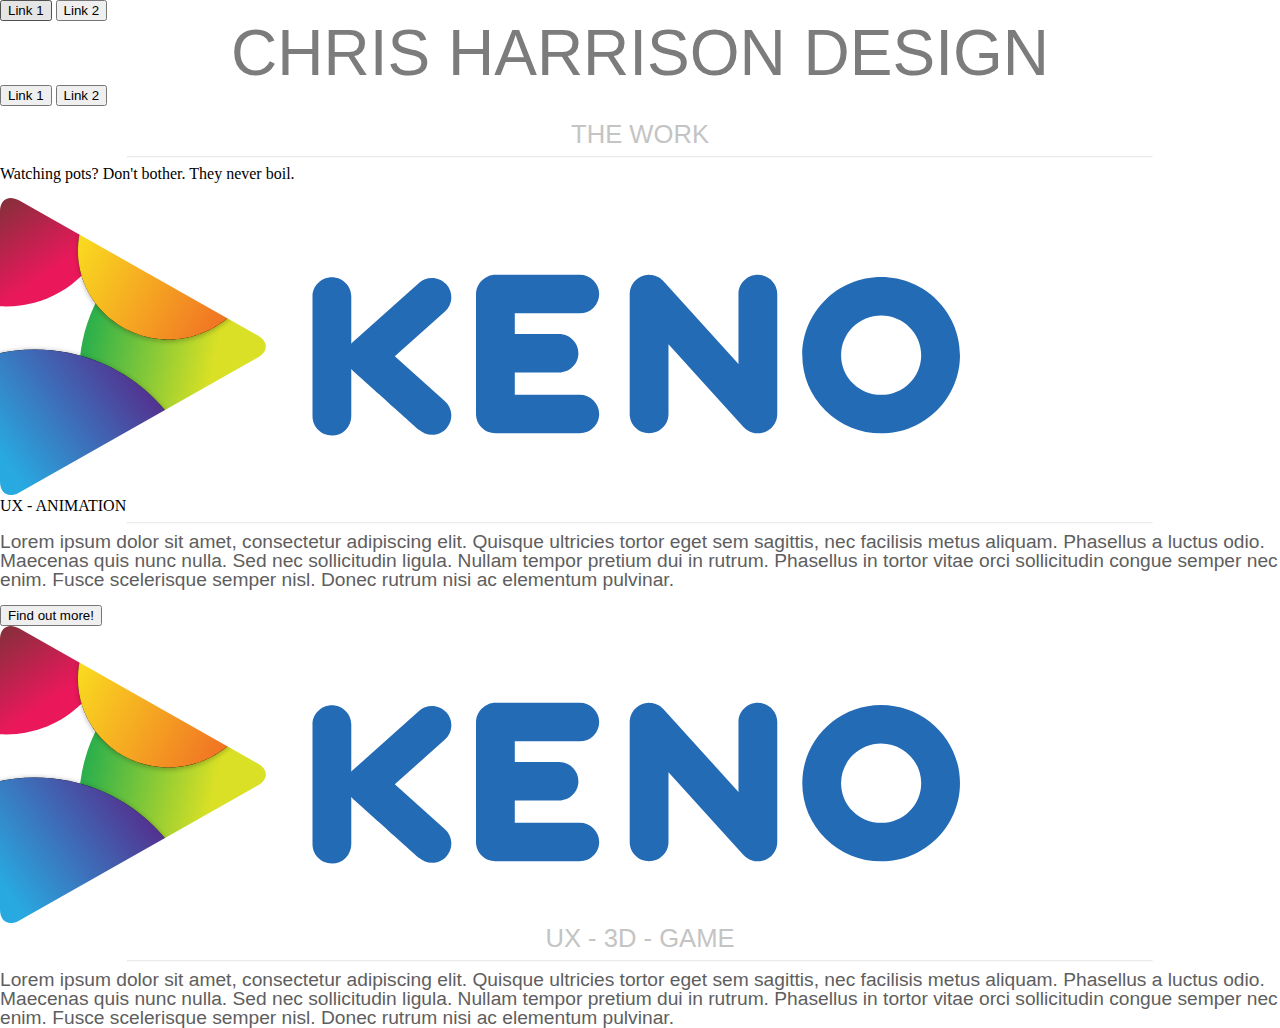
<file: graphic_design.html>
<!DOCTYPE html>
<html>
    <title>Chris Harrison - Graphic Design</title>
<head>
    <link runat="server" rel="shortcut icon" href="img/favicon.png" type="image/x-icon"/>
    <link runat="server" rel="icon" href="img/favicon.png" type="image/ico"/>
    <link rel="stylesheet" type="text/css" href="stylereset.css">
    <link rel="stylesheet" type="text/css" href="style.css">
    <link href="https://fonts.googleapis.com/css?family=Lato|Righteous" rel="stylesheet">
</head>
<body>
    <div class="global-header">
            <div class="global-header-left">
                <button>Link 1</button>
                <button>Link 2</button>
            </div>
            <div class="global-header-center">
                <a href="index.html"><h1 class="hero-h1">CHRIS HARRISON DESIGN</h1></a>
            </div>
            <div class="global-header-right">
                <button>Link 1</button>
                <button>Link 2</button>
            </div>
        </div>
    <div class="page-header">
        <br>
        <h2>THE WORK</h2>
        <hr>
        <h4>Watching pots? Don't bother. They never boil.</h4>
        <br>
    </div>
    <div class="project-wrapper project-keno">
        <div class="project-spacer-left">
        </div>
        <div class="project-content">
            <img src="img/project_logo_keno.svg" class="project-logo keno-logo">
            <h3 class="project-keno-text">UX - ANIMATION</h3>
            <hr class="project-keno-text">
            <p class="project-keno-text">Lorem ipsum dolor sit amet, consectetur adipiscing elit. Quisque ultricies tortor eget sem sagittis, nec facilisis metus aliquam. Phasellus a luctus odio. Maecenas quis nunc nulla. Sed nec sollicitudin ligula. Nullam tempor pretium dui in rutrum. Phasellus in tortor vitae orci sollicitudin congue semper nec enim. Fusce scelerisque semper nisl. Donec rutrum nisi ac elementum pulvinar.</p>
            <br>
            <button class="project-keno-btn">Find out more!</button>
        </div>
    </div>
    <div class="project-wrapper">
            <div class="project-spacer-left">
            </div>
            <div class="project-content">
                <img src="img/project_logo_keno.svg" class="project-logo keno-logo">
                <h2>UX - 3D - GAME</h2>
                <hr>
                <p>Lorem ipsum dolor sit amet, consectetur adipiscing elit. Quisque ultricies tortor eget sem sagittis, nec facilisis metus aliquam. Phasellus a luctus odio. Maecenas quis nunc nulla. Sed nec sollicitudin ligula. Nullam tempor pretium dui in rutrum. Phasellus in tortor vitae orci sollicitudin congue semper nec enim. Fusce scelerisque semper nisl. Donec rutrum nisi ac elementum pulvinar.</p>
            </div>
        </div>
</body>
</file>
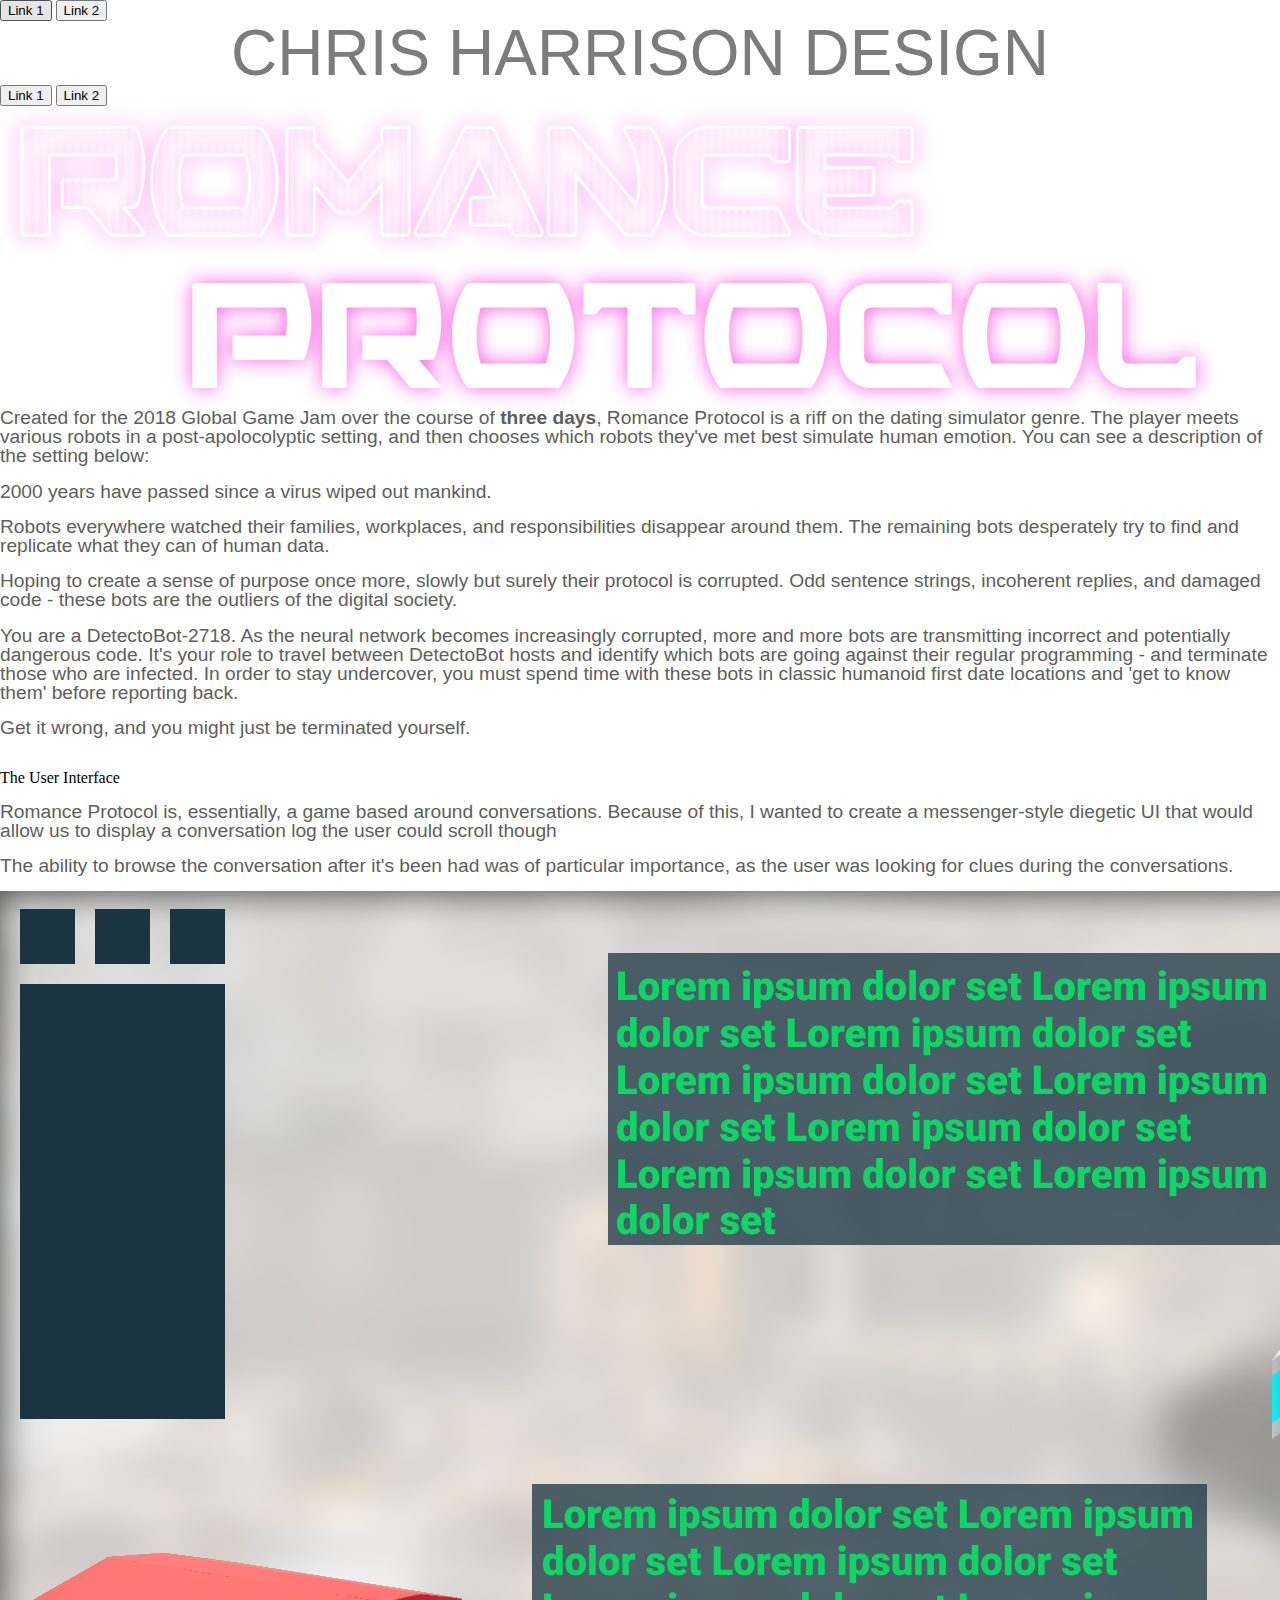
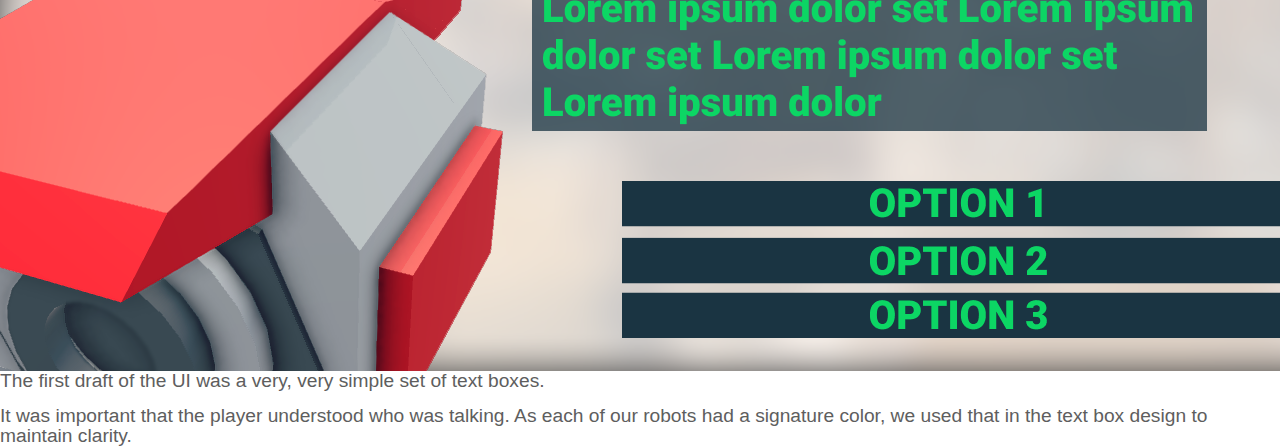
<file: romanceprotocol.html>
<html>
<title>Chris Harrison - Romance Protocol</title>

<head>
    <link runat="server" rel="shortcut icon" href="img/favicon.png" type="image/x-icon" />
    <link runat="server" rel="icon" href="img/favicon.png" type="image/ico" />
    <link rel="stylesheet" type="text/css" href="stylereset.css">
    <link rel="stylesheet" type="text/css" href="style.css">
    <link href="https://fonts.googleapis.com/css?family=Lato|Righteous" rel="stylesheet">
</head>

<body>
    <div class="global-header">
            <div class="global-header-left">
                <button>Link 1</button>
                <button>Link 2</button>
            </div>
            <div class="global-header-center">
                <a href="index.html">
                    <h1 class="hero-h1">CHRIS HARRISON DESIGN</h1>
                </a>
            </div>
            <div class="global-header-right">
                <button>Link 1</button>
                <button>Link 2</button>
            </div>
        </div>
    <div class="page-header project-rp">
        <img src="img/project_logo_rp.svg" class="project-logo rp-logo">
    </div>
    <div class="white-full-width no-margin">
        <div class="text-left container-h-padded">
                <p>Created for the 2018 Global Game Jam over the course of <b>three days</b>, Romance Protocol is a riff on the dating simulator genre. The player meets various robots in a post-apolocolyptic setting, and then chooses which robots they've met best simulate human emotion. You can see a description of the setting below:</p>
                <br>
            <i>
                <p>2000 years have passed since a virus wiped out mankind.</p>
                <br>
                <p>Robots everywhere watched their families, workplaces, and responsibilities disappear around them. The remaining bots desperately try to find and replicate what they can of human data.</p>
                <br>
                <p>Hoping to create a sense of purpose once more, slowly but surely their protocol is corrupted. Odd sentence strings, incoherent replies, and damaged code - these bots are the outliers of the digital society.</p>
                <br>
                <p>You are a DetectoBot-2718. As the neural network becomes increasingly corrupted, more and more bots are transmitting incorrect and potentially dangerous code. It's your role to travel between DetectoBot hosts and identify which bots are going against their regular programming - and terminate those who are infected. In order to stay undercover, you must spend time with these bots in classic humanoid first date locations and 'get to know them' before reporting back.</p>
                <br>
                <p>Get it wrong, and you might just be terminated yourself.</p>
                <br>
            </i>
        </div>
    </div>
    <br>
    <div class="white-full-width no-margin text-left">
        <div class="text-left container-h-padded">
            <h3>The User Interface</h3>
            <br>
            <p>Romance Protocol is, essentially, a game based around conversations. Because of this, I wanted to create a messenger-style diegetic UI that would allow us to display a conversation log the user could scroll though</p>
            <br>
            <p>The ability to browse the conversation after it's been had was of particular importance, as the user was looking for clues during the conversations.</p>
            <br>
            <img src="img/rpimg_01.png">
            <p class="caption">The first draft of the UI was a very, very simple set of text boxes.</p>
            <br>
            <p>It was important that the player understood who was talking. As each of our robots had a signature color, we used that in the text box design to maintain clarity.</p>
        
        </div>
    </div>
</body>

</html>
</file>
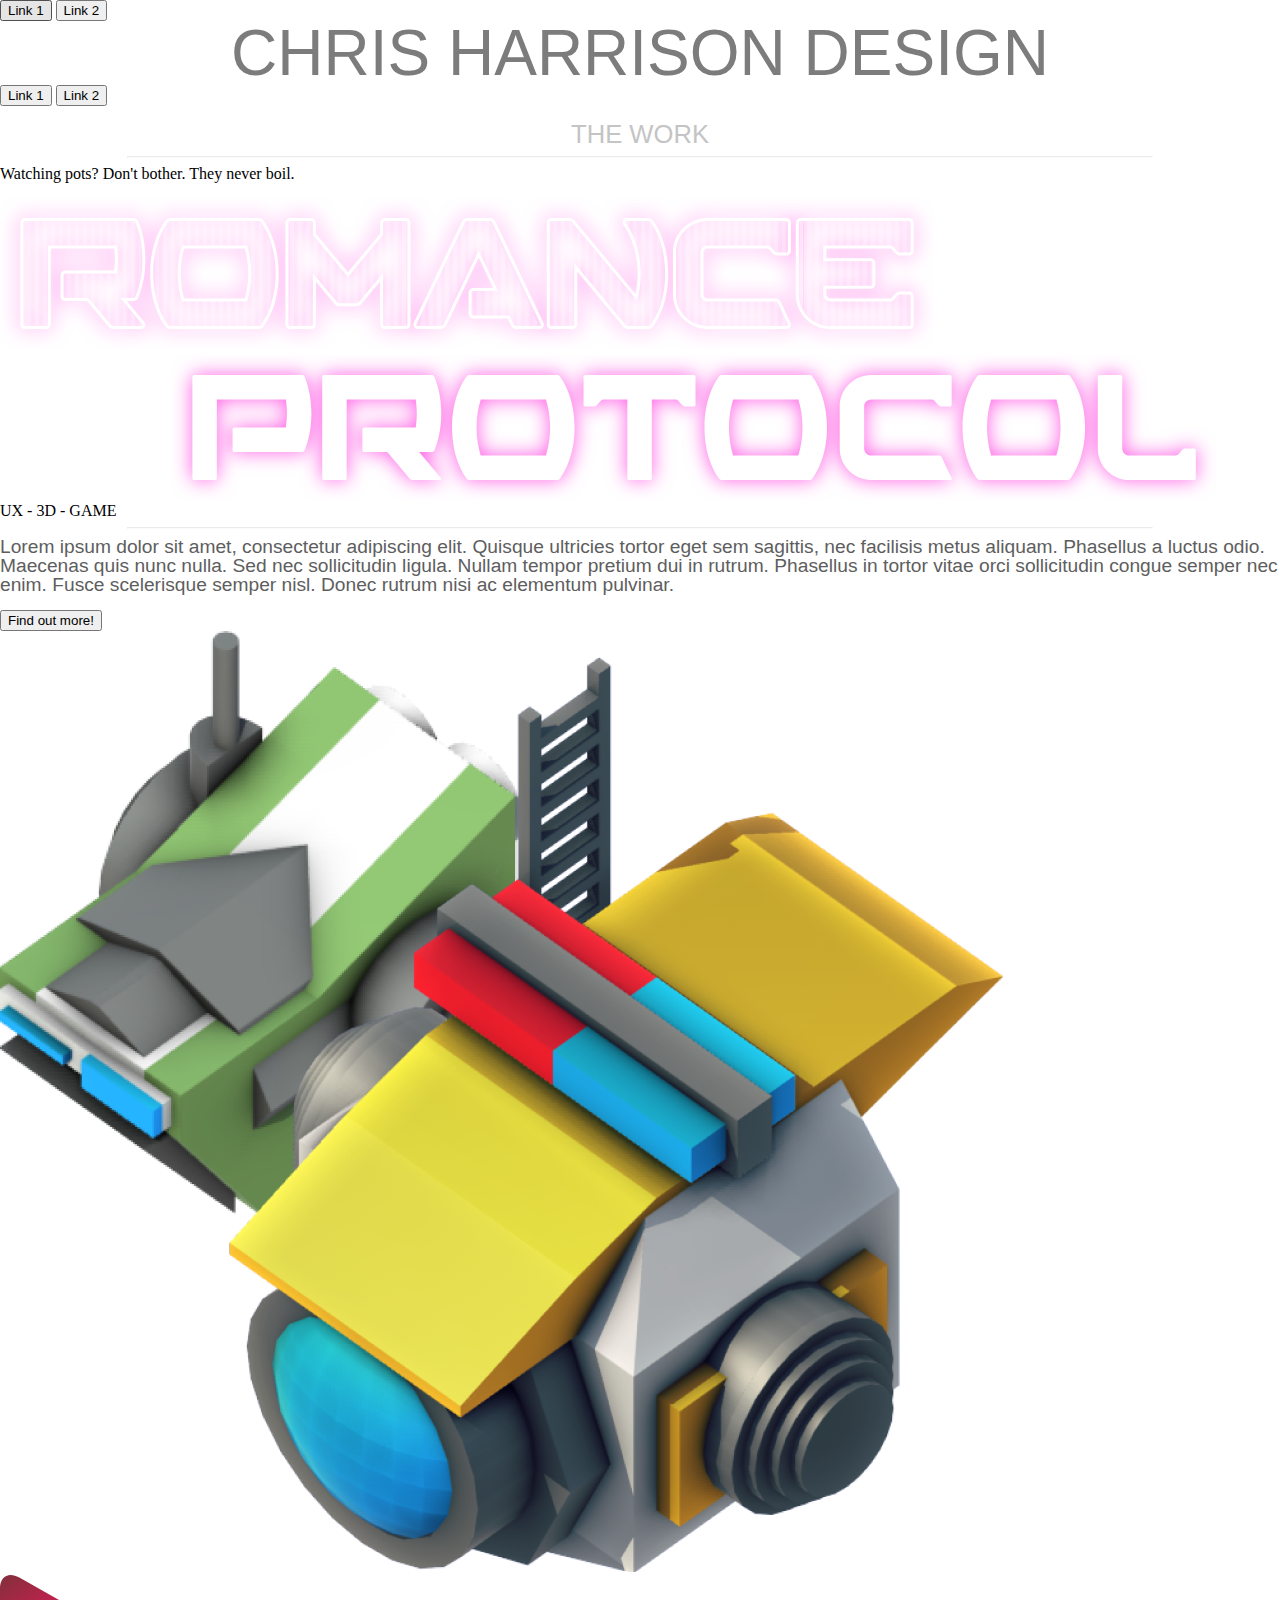
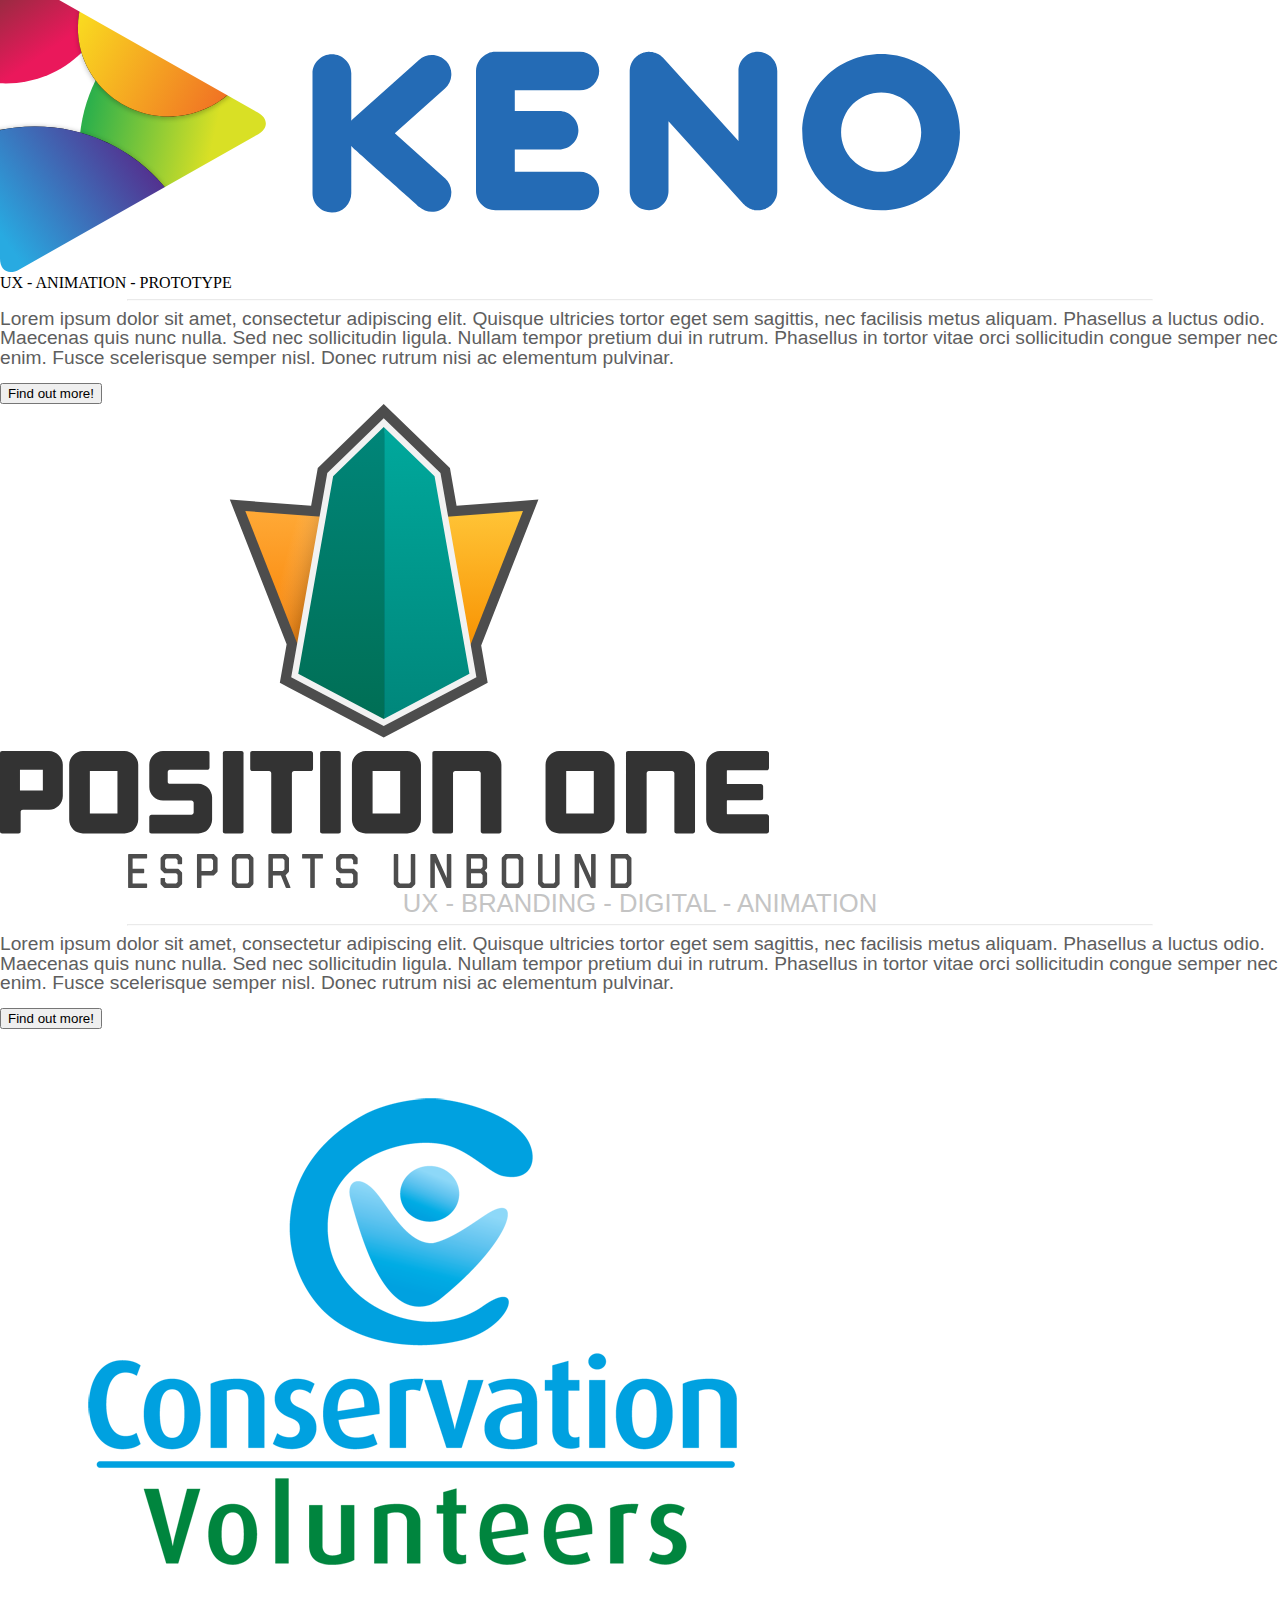
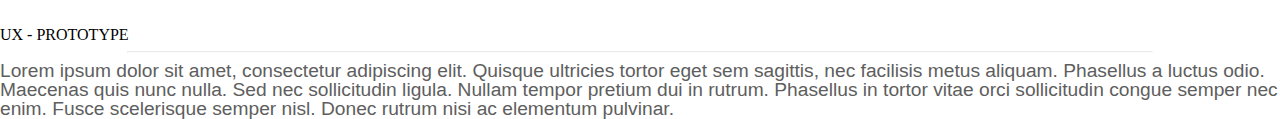
<file: work.html>
<!DOCTYPE html>
<html>
    <title>Chris Harrison - Graphic Design</title>
<head>
    <link runat="server" rel="shortcut icon" href="img/favicon.png" type="image/x-icon"/>
    <link runat="server" rel="icon" href="img/favicon.png" type="image/ico"/>
    <link rel="stylesheet" type="text/css" href="stylereset.css">
    <link rel="stylesheet" type="text/css" href="style.css">
    <link href="https://fonts.googleapis.com/css?family=Lato|Righteous" rel="stylesheet">
</head>
<body>
    <div class="global-header">
            <div class="global-header-left">
                <button>Link 1</button>
                <button>Link 2</button>
            </div>
            <div class="global-header-center">
                <a href="index.html"><h1 class="hero-h1">CHRIS HARRISON DESIGN</h1></a>
            </div>
            <div class="global-header-right">
                <button>Link 1</button>
                <button>Link 2</button>
            </div>
        </div>
    <div class="page-header">
        <br>
        <h2>THE WORK</h2>
        <hr>
        <h4>Watching pots? Don't bother. They never boil.</h4>
        <br>
    </div>
<!--    ****    ROMANCE PROTOCOL PROJECT PANEL    ****     -->
    <div class="project-wrapper project-rp">
        <div class="project-content project-rp-content">
            <img src="img/project_logo_rp.svg" class="project-logo rp-logo">
            <h3 class="project-rp-text">UX - 3D - GAME</h3>
            <hr class="project-rp-text">
            <p class="project-rp-text">Lorem ipsum dolor sit amet, consectetur adipiscing elit. Quisque ultricies tortor eget sem sagittis, nec facilisis metus aliquam. Phasellus a luctus odio. Maecenas quis nunc nulla. Sed nec sollicitudin ligula. Nullam tempor pretium dui in rutrum. Phasellus in tortor vitae orci sollicitudin congue semper nec enim. Fusce scelerisque semper nisl. Donec rutrum nisi ac elementum pulvinar.</p>
            <br>
            <button class="project-rp-btn">Find out more!</button>
        </div>
        <div class="project-right">
            <img src="img/project_img_rp.png" class="project-rp-img">
        </div>
    </div>       
<!--    ****    KENO PROJECT PANEL    ****     -->
    <div class="project-wrapper project-keno">
        <div class="project-left">
        </div>
        <div class="project-content project-keno-content">
            <img src="img/project_logo_keno.svg" class="project-logo keno-logo">
            <br>
            <h3 class="project-keno-text">UX - ANIMATION - PROTOTYPE</h3>
            <hr class="project-keno-text">
            <p class="project-keno-text">Lorem ipsum dolor sit amet, consectetur adipiscing elit. Quisque ultricies tortor eget sem sagittis, nec facilisis metus aliquam. Phasellus a luctus odio. Maecenas quis nunc nulla. Sed nec sollicitudin ligula. Nullam tempor pretium dui in rutrum. Phasellus in tortor vitae orci sollicitudin congue semper nec enim. Fusce scelerisque semper nisl. Donec rutrum nisi ac elementum pulvinar.</p>
            <br>
            <button class="project-keno-btn">Find out more!</button>
        </div>
    </div>
<!--    ****    POSITION ONE PROJECT PANEL    ****     -->
    <div class="project-wrapper project-pone">
            <div class="project-content project-pone-content">
                <img src="img/project_logo_pone.svg" class="project-logo pone-logo">
                <h2 class="project-pone-text">UX - BRANDING - DIGITAL - ANIMATION</h2>
                <hr>
                <p class="project-pone-text">Lorem ipsum dolor sit amet, consectetur adipiscing elit. Quisque ultricies tortor eget sem sagittis, nec facilisis metus aliquam. Phasellus a luctus odio. Maecenas quis nunc nulla. Sed nec sollicitudin ligula. Nullam tempor pretium dui in rutrum. Phasellus in tortor vitae orci sollicitudin congue semper nec enim. Fusce scelerisque semper nisl. Donec rutrum nisi ac elementum pulvinar.</p>
                <br>
                <button class="project-pone-btn">Find out more!</button>
            </div>
        </div>
<!--    ****    CVA PROJECT PANEL    ****     -->
        <div class="project-wrapper project-cva">
            <div class="project-content project-cva-content">
                <img src="img/project_logo_cva.png" class="project-logo cva-logo">
                <h3 class="project-cva-text">UX - PROTOTYPE</h3>
                <hr class="project-cva-text">
                <p class="project-cva-text">Lorem ipsum dolor sit amet, consectetur adipiscing elit. Quisque ultricies tortor eget sem sagittis, nec facilisis metus aliquam. Phasellus a luctus odio. Maecenas quis nunc nulla. Sed nec sollicitudin ligula. Nullam tempor pretium dui in rutrum. Phasellus in tortor vitae orci sollicitudin congue semper nec enim. Fusce scelerisque semper nisl. Donec rutrum nisi ac elementum pulvinar.</p>
            </div>
        </div>       
</body>
</file>
<file: style.css>
h1 {
    color: #7c7c7c;
    font-size: 4em;
    font-weight: 300;
    text-align: center;
    font-family: 'Catamaran', sans-serif;
    text-transform: uppercase;
}
h2 {
    color: #c4c4c4;
    font-size: 1.6em;
    font-weight: 100;
    text-align: center;
    font-family: 'Catamaran', sans-serif;
}
p {
    color: #5e5e5e;
    font-size: 1.2em;
    font-family: 'Nunito', sans-serif;
}
b {
    font-weight: 700;
}
a {
    color: #009fe3;
    text-decoration: none;
}
.btt {
    color: #afafaf;
    font-size: 2em;
    padding: 10px 30px 10px 30px;
    font-size: 1.2em;
    font-weight: 700;
    font-family: 'Nunito', sans-serif;
    text-transform: uppercase;
    text-align: center;
    border: none;
    transition: all .2s ease-in-out;
    cursor: pointer;
}
.btt:hover {
    color: #009fe3;;
}
hr {
    width: 80%;
    opacity: 0.2;
}
.container {
    display: flex;
    flex-direction: column;
    justify-items: center;
    width: 100%;
    min-height: 100%;
    position: relative;
    background-color: #f5f5f5;
}
.body {
    padding-bottom: 80px;
}
.headerWrapper {
    display: flex;
    flex-direction: row;
    flex-wrap: nowrap;
    align-items: center;
    z-index: 10;
    position: relative;
    justify-content: center;
    height: 200px;
    background-color:#ffffff;
    box-shadow: 0px 10px 20px #00000010;
    margin-bottom: 16px;
}
.headerContentMain {
    display: flex;
    flex-direction: column;
    justify-content: center;
    position: relative;
    height: 100%;
    margin-left: 5%;
    margin-right: 5%;
}
.headerTitle {
    order: 1;
    font-weight: 300;
}
.headerSubTitle {
    order: 2;
    font-weight: 400;
}
.headerContentSecondary{
    height: 200px;
    width: 140px;
}
.headerContentPortrait{
    width: 140px;
    height: 140px;
    border-radius: 50%;
    margin-top: 30px;
    background-image: linear-gradient(to bottom left, #009fe342, #5225839f), url("assets/profile.png");
    background-repeat: no-repeat;
    background-position: center;
    background-size: cover;
}
.headerContentContactWrapper {
    display:flex;
    flex-wrap: wrap;
    flex-direction: column;
    justify-content: center;
    height: 100%;
    position: relative;
    margin-top: 0%;
}
.headerContentContact{
    display: flex;
    flex-direction: row;
    flex-wrap: nowrap;
    font-family: 'Asap', sans-serif;
    margin-top: 6%;
    margin-bottom: 2%;
}
.contactIconWrapper {
    display: flex;
    order: 1;
    height: 30px;
    width: 30px;
    background-color: #009fe3;
    border-radius: 50%;
}
.contactText {
    order: 2;
    color: #009fe3;
    height: 30px;
    line-height: 30px;
    padding-left: 12px;
    font-family: 'Nunito', sans-serif;
    font-size: 16px;
    font-weight: 700;
    text-transform: uppercase;
    text-decoration: underline;
}
.contactIcon{
    height: 20px;
    width: 20px;
    margin: auto;
}
.filterWrapper {
    display: flex;
    flex-direction: row;
    flex-wrap: nowrap;
    justify-content: center;
    width: 100%;
}
.filter, .filterInactive {
    font-size: 2em;
    padding: 10px 30px 10px 30px;
    font-size: 1.2em;
    font-weight: 700;
    font-family: 'Nunito', sans-serif;
    text-transform: uppercase;
    text-align: center;
    color: #afafaf;
    background-color: #ffffff00;
    border: none;
    transition: all .2s ease-in-out;
    cursor: pointer;
}
.filter:active, .filterActive{
    color: #009fe3;
}
.filter:hover{
    color: #009fe375;
}
.filter:focus {
    outline: 0;
}
.bannerWrapper {
    height: 40px;
    color: #7c7c7c;
    text-align: center;
    font-size: 2.2em;
    font-weight: 700;
    font-family: 'Catamaran', sans-serif;
    letter-spacing: 2px;
    text-transform: uppercase;
    margin-top: 12px;
}




/* HERO ITEMS */
.heroContentWrapper {
    display: flex;
    flex-direction: row;
    flex-wrap: wrap;
    align-self: center;
    justify-content: center;
    max-width: 1400px;
    margin: auto;
}
.heroContentItem {
    display: flex;
    flex-direction: column;
    justify-content: space-between;
    min-width: 450px;
    max-width: 100%;
    height: 450px;
    background-color: #fff;
    border-radius: 12px;
    box-shadow: 0px 5px 20px #00000015, inset 0px 0px 40px #00000005;
    margin: 0px 5px 20px 5px;
}
.heroContentImage {
    height: 300px;
    width: 300px;
    align-self: center;
    z-index: 1;
}
.contentTopWrapper {
    align-self: flex-start;
    width: 100%;
    height: 20%;
    border-radius: 12px;
    z-index: 2;
}
.contentTitleWrapper {
    align-self: flex-end;
    width: 100%;
    height: 20%;
    border-radius: 12px;
    z-index: 2;
}



.contentWrapper {
    display: flex;
    flex-direction: row;
    flex-wrap: wrap;
    justify-content: space-between;
    align-self: center;
    max-width: 1400px;
    margin: auto;
}
.contentImage {
    height: 300px;
    position: absolute;
    display: block;
    width: auto;
    margin-left: auto;
    margin-right: auto;
    z-index: 1;
}
.contentImageWhiteGrade {
    background-image: linear-gradient(to bottom, #ffffff00, #ffffff79, #ffffff00);
}

.contentItem {
    display: flex;
    width: 300px;
    height: 300px;
    margin: 10px 10px 20px 10px;
    background-color: #ffffff;
    box-shadow: 0px 5px 20px #00000015, inset 0px 0px 40px #00000005;
    border-radius: 12px;
    overflow: hidden;   
}
.contentItem:hover {
    box-shadow: 0px 6px 20px #00000046;
    opacity: 1;
    animation: itemHoverAnim 8s ease infinite;
}
.contentTitle {
    color: #ffffff;
    font-size: 1.6em;
    font-weight: 500;
    text-align: center;
    font-family: 'Asap', sans-serif;
    text-transform: uppercase;
    text-shadow: 0px 2px 5px #000, 0px 0px 8px #000, 0px 0px 20px #000;
}
.contentSubTitle {
    color: #ffffff;
    font-size: 0.8em;
    font-weight: 400;
    text-align: center;
    font-family: 'Asap', sans-serif;
    padding-top: 2%;
    text-shadow: 0px 2px 10px #000000;
}
.footer {
    position: absolute;
    bottom: 0;
    width: 100%;
    height: 40px;
    background-color: #ffffff;
    text-align: center;
    padding-top: 20px;
    padding-bottom: 20px;
    box-shadow: 0px -6px 10px #00000013;
}
.footerText{
    color: #cecece;
    font-family: 'asap', sans-serif;
    font-size: 1em;
}
.linkSpan {
    position: absolute;
    width: 300px;
    height: 300px;
    margin-left: -300px;
    z-index: 2;
}
.heroLinkSpan {
    position: absolute;
    width: 460px;
    height: 460px;
    z-index: 2;
}
/*
.itemGameCase {
    background: #ececec;}
.itemKeno1 {
    background: #ececec;}
.itemKeno2 {
    background: #ececec;}
.itemRaceday {
    background: #ececec;}
.itemGameTrack {
    background: #ececec;}
.itemPositionOne {
    background: #ececec;}
.itemRaisingGamers {
    background: #ececec;}
.itemItsBam {
    background: #ececec;}
.itemWarcraft {
    background: #ececec;}
.itemWriting {
    background: #ececec;}
.itemSpeaking {
    background: #ececec;}
*/
.tagWrapper {
    align-self: flex-start;
    position: absolute;
    display: flex;
    flex-direction: row;
    flex-wrap: wrap;
    width: 295px;
    padding-left: 5px;
    z-index: 2;
}
.tagWrapperBig {
    align-items: center;
    justify-content: center;
    display: flex;
    flex-direction: row;
    flex-wrap: wrap;
    width: 100%;
    opacity: 0.5;
}
.tag {
    margin-top: 10px;
    margin-left: 4px;
    background-color: rgb(255, 107, 107);
    height: 20px;
    min-width: 40px;
    border-radius: 20px;
    padding: 0px 6px 0px 6px;
    color: #ffffff;
    font-size: 0.8em;
    font-weight: 700;
    font-family: 'Nunito', sans-serif;
    text-align: center;
    line-height: 20px;
    box-shadow: 0px 1px 10px #00000031;
}
.tagBig {
    margin-top: 10px;
    margin-left: 4px;
    background-color: rgb(255, 107, 107);
    height: 30px;
    min-width: 40px;
    border-radius: 20px;
    padding: 0px 10px 0px 10px;
    color: #ffffff;
    font-size: 1em;
    font-weight: 700;
    font-family: 'Nunito', sans-serif;
    text-align: center;
    line-height: 30px;
    box-shadow: 0px 1px 10px #00000031;
}
.ux {
    background-color: #65adff;
}
.ui {
    background-color: #ffb765;
}
.mobile {
    background-color: #51c8d8;
}
.web {
    background-color: #91df63;
}
.product {
    background-color: #e25763;
}
.game {
    background-color: #c165ff;
}
.animation {
    background-color: #586ecf;
}
.development {
    background-color: #5a5a5a;
}
.writing {
    background-color: #ddba1f;
}
/* FOLIO STUFF -------------------------------------------- */

.folioContent {
    display: flex;
    flex-direction: column;
    justify-content: flex-start;
    align-items: center;
    background-color: #ffffff;
    padding-top: 24px;
    width: 90%;
    margin-left: 5%;
    margin-right: 5%;
    box-shadow: 0px 5px 50px #0000002f;
}
.folioHeaderWrapper {
    width: 100%;
    text-align: center;
    padding-top: 24px;
    padding-bottom: 64px;
}
.folioTitle {
    color: #474747;
    font-size: 4em;
    font-weight: 700;
    text-align: center;
    font-family: 'Asap', sans-serif;
    text-transform: uppercase;
}
.folioSubTitle {
    color: #7c7c7c;
    font-size: 1.6em;
    font-weight: 100;
    text-align: center;
    font-family: 'Asap', sans-serif;
}
.folioFactSheetWrapper {
    display:flex;
    flex: row;
    justify-content: space-around;
    width: 60%;
}
.folioFact {
    padding-left: 10px;
    padding-right: 10px;
    text-align: center;
}
.folioFactTitle {
    font-family: 'Catamaran', sans-serif;
    font-size: 0.8em;
    font-weight: 900;
    font-style: normal;
    text-transform: uppercase;
}
.folioChapterHeading {
    color: #fff;
    background-color: #474747;
    font-size: 2.2em;
    font-weight: 700;
    text-align: left;
    font-family: 'Catamaran', sans-serif;
    letter-spacing: 2px;
    text-transform: uppercase;
    margin-top: 80px;
    margin-bottom:80px;
    padding-top: 10px;
    padding-bottom: 8px;
    padding-left: 20px;
    width: 100%;
    box-shadow: 0px 8px 10px #00000027;
}
.folioChapterSubHeading {
    color: #474747;
    font-size: 1.8em;
    font-weight: 700;
    text-align: left;
    font-family: 'Asap', sans-serif;
    padding-bottom: 20px;
}
.folioChapterHeadingFullWidth {
    width: 100%;
    text-align: center;
}
.folioTextFullWidth{
    width: 80%;
    text-align: center;
    text-justify: inter-word;
    margin-bottom: 24px;
}
.folioImageFullWidth{
    width: 80%;
    margin-bottom: 12px;
    min-height: 200px;
}
.folioFigmaFullWidth{
    display: flex;
    flex-direction: row;
    justify-content: center;
    width: 80%;
    min-height: 200px;
    margin-bottom: 12px;
}
.folioTextWithImage{
    width: 80%;
    max-height: 600px;
    display: flex;
    flex-direction: row;
    text-align: justify;
    text-justify: inter-word;
    min-height: 200px;
}
.folioTextHalf {
    display: flex;
    flex-direction: column;
    justify-content: center;
    margin: 10px 20px 10px 20px;
    vertical-align: center;
}
.folioImageHalf {
    display: flex;
    flex-direction: column;
    justify-content: center;
    overflow: visible;
    text-align: center;
    vertical-align: middle;
    min-height: 600px;
}
.folioLeft{
    order: 1;
    width: 50%;
    justify-self: flex-start;
}
.folioRight{
    order: 2;
    width: 50%;
    justify-self: flex-end;
}
.folio75 {
    width: 75%;
}
.folio25 {
    width: 25%;
}
.folioImage {
    object-fit: contain;
    z-index: 5;
    transform: scale(1);
    transition: all .6s ease-in-out; 
}
.folioImage:hover {
    transform: scale(1.05);
}
.folioImageWide {
    width: 100%;
    height: auto;
    transform: scale(1);
    transition: all .6s ease-in-out; 
}
.folioImageWide:hover {
    transform: scale(1.05);
}
.folioImageTall {
    height: 50%;
    width: auto;
    transform: scale(1);
    transition: all .6s ease-in-out; 
}
.folioImageTall:hover {
    transform: scale(1.05);
}
.figmaEmbed {
    box-shadow: 0px 4px 30px #0000003d;
}
</file>
<file: archive/style.css>
body {
  background-image: url("img/starfield.svg");
  background-color: #19253d;
  background-repeat: repeat;
  background-size: 50%;
}
h1 {
  font-family: Righteous, arial, sans-serif;
  font-size: 2em;
}
h2 {
  font-family: Righteous, arial, sans-serif;
  font-size: 26px;
  color: #19253d;
}
h3 {
  font-family: Lato, Arial, sans-serif;
  font-weight: 600;
  color: #0a0a0a;
  font-size: 26px;
}
h4 {
  font-family: Lato, Arial, sans-serif;
  font-weight: 600;
  color: #898d96;
  font-size: 22px;
  padding-top: 0.2em;
}
h5 {
  font-family: Lato, Arial, sans-serif;
  font-weight: bold;
  color: #898d96;
  font-size: 16px;
  margin-top: -8px;
}
p {
  font-family: Lato, Arial, sans-serif;
  color: #19253d;
  font-size: 16px;
}
.caption {
  font-family: Lato, Arial, sans-serif;
  color: #383838;
  font-size: 12px;
  text-align: center;
  padding-top: 2px;
}
.text-left {
  text-align: left;
}
b {
  font-weight: 600;
}
i {
  font-style: italic;
}
a {
  text-decoration: none;
}
.white {
  color: white;
}
img {
  max-width: 100%;
  max-height: 100%;
}
.center-line {
  color: #0a0a0a;
  margin-left: 25%;
  margin-right: 25%;
}
.project-line {
  color: #0a0a0a;
  margin-top: -1px;
}
.social-icon {
  max-width: 50px;
  padding-left: 10px;
}
button {
  background-color: #64c4f7;
  font-family: Lato, Arial, Sans-serif;
  font-size: 14px;
  color: white;
  padding: 4px;
  border-radius: 2px;
  border: none;
  box-shadow: 0em 0em 1em rgba(0, 0, 0, 0.15);
  transition: all 0.1s ease-in-out;
  cursor: pointer;
}
button:hover {
  background-color: #19253d;
  box-shadow: 0em 0em 1em rgba(0, 0, 0, 0.5);
}
input[type="text"],
select {
  width: 100%;
  padding: 1em;
  font-size: 18px;
  font-family: Lato, Arial, sans-serif;
  display: inline-block;
  border: none;
  box-sizing: border-box;
  outline: none;
  box-shadow: 0em 0em 1em rgba(0, 0, 0, 0.15);
}
input:focus {
    box-shadow: 0em 0em 1em rgba(0, 0, 0, 0.50);
}
input[type=text]:focus {
    outline: 2px gray;
    box-shadow: 0em 0em 2em rgba(100, 196, 247, 0.75);
    transition: all .1s ease-in-out;
}
input[type='submit'] {
  width: 100%;
  background-color: #64c4f7;
  color: white;
  font-size: 14px;
  font-weight: bold;
  padding: 14px 20px;
  margin: 12px 0px;
  border: none;
  border-radius: 4px;
  cursor: pointer;
  transition: all 0.1s ease-in-out;
}
input[type=submit]:hover {
    box-shadow: 0em 0em 1em rgba(0, 0, 0, 0.5);
}
.global-header {
  z-index: 9999;
  width: 100%;
  padding-top: 1em;
  padding-bottom: 1em;
  text-align: center;
  background-color: #ffffff;
  box-shadow: 0px 2px 10px 1px rgba(0, 0, 0, 0.25);
  display: flex;
  flex-direction: row;
  flex-flow: row;
  -webkit-flex-flow: row wrap;
  justify-content: space-around;
  position: relative;
}
.global-header-left {
  order: 1;
}
.global-header-center {
  order: 2;
}
.global-header-right {
  order: 3;
}
.page-header {
  z-index: 9998;
  background-color: #fafcff;
  text-align: center;
  box-shadow: 0px 2px 10px 1px rgba(0, 0, 0, 1);
}
.global-footer {
  z-index: 1;
  width: 100%;
  padding-top: 1em;
  padding-bottom: 1em;
  text-align: center;
  background-color: #ffffff;
  box-shadow: 0px 1em -1em rgba(0, 0, 0, 0.25);
}
.hero-h1 {
  background: -webkit-radial-gradient(#ffad4d 0%, #ab5c00 100%);
  background-clip: text;
  -webkit-background-clip: text;
  -webkit-text-fill-color: transparent;
}
.home-greeting {
  z-index: -1;
  display: flex;
  flex-wrap: wrap;
  flex-direction: row;
  width: 100%;
  max-height: 900px;
  margin-top: 40px;
  margin-bottom: 40px;
  padding-top: 40px;
  padding-bottom: 40px;
  overflow: auto;
}
.home-greeting-left {
  order: 1;
  width: 30%;
}
.home-greeting-right {
  order: 2;
  width: 60%;
  margin-top: auto;
  margin-bottom: auto;
  padding: 2em;
  text-align: right;
  font-family: Lato, arial, serif;
  font-weight: bold;
  transition: 1s;
}
.home-greeting-right:hover{
    transform: scale(1.1);
}
.home-greeting-img {
  width: 100%;
  padding-left: 20%;
  transition: 0.5s;
}
.home-greeting-img:hover{
    transform: scale(1.1);
}
.greeting-small {
  font-size: 2.5em;
  color: white;
  margin-bottom: 1px;
}
.greeting-small gray {
  font-size: 0.5em;
  color: gray;
}
.greeting-big {
  font-size: 3.75em;
  color: white;
}
.greeting-big gold {
  background: -webkit-linear-gradient(#ffeac2 0%, #ffa800 100%);
  -webkit-background-clip: text;
  background-clip: text;
  -webkit-text-fill-color: transparent;
  text-shadow: 0px 0px 0.1em #ffc400;
}
.white-full-width {
  z-index: 1;
  margin-top: 40px;
  margin-bottom: 40px;
  padding-top: 40px;
  padding-bottom: 40px;
  background: white;
  width: 100%;
  text-align: center;
  display: flex;
  flex: wrap;
  flex-direction: column;
}
.container-h-padded {
  padding-left: 20px;
  padding-right: 20px;
}
.no-margin {
  margin: 0px;
}
.no-padding {
  padding: 0px
}
.white-narrow-width {
  z-index: 1;
  margin-top: 40px;
  margin-bottom: 40px;
  margin-left: 10%;
  margin-right: 10%;
  padding-top: 40px;
  padding-bottom: 40px;
  padding-left: 20px;
  padding-right: 20px;
  border-radius: 15px;
  background: white;
  width: 80%;
  text-align: center;
}
.trans-full-width {
  z-index: 1;
  padding-top: 50px;
  padding-bottom: 50px;
  width: 100%;
  text-align: center;
  position: relative;
  display: flex;
  align-items: center;
}
.white-full-width-narrow {
  z-index: 1;
  margin-top: 40px;
  margin-bottom: 40px;
  padding-top: 2em;
  padding-bottom: 2em;
  background: white;
  width: 100%;
  text-align: center;
}
.category-container {
  max-width: 80%;
  padding-top: 1em;
  margin: 0 auto;
  display: flex;
  flex-direction: row;
  flex-flow: row;
  -webkit-flex-flow: row wrap;
  justify-content: space-around;
  max-height: 900px;
  text-align: center;
}
.category {
  margin: 1em;
  min-width: 200px;
  max-width: 250px;
  box-shadow: 0em 0em 1em rgba(0, 0, 0, 0.25);
  border-radius: 5px;
  transition: all 0.4s ease-in-out;
  display: flex;
  flex-direction: column;
  flex-grow: 1;
  flex-shrink: 0;
}
.category:hover {
  box-shadow: 0em 0em 3em #64c4f7;
  transform: scale(1.025);
}
.category-text {
  padding: 10px;
}
.one {
  order: 1;
}
.two {
  order: 2;
}
.three {
  order: 3;
}
.four {
  order: 4;
}
.aboutme-container {
  width: 100%;
  display: flex;
  flex-direction: row;
}
.aboutme-picture {
  z-index: 9999;
}
.aboutme-left {
  order: 1;
  width: 40%;
  height: 100%;
  padding-left: 5%;
  text-align: left;
}
.img-portrait {
  z-index: 9999;
  min-height: 200px;
  max-height: 450px;
  position: absolute;
  left: 5%;
}
.aboutme-right {
  order: 2;
  width: 60%;
  height: 100%;
  padding-right: 5%;
  text-align: right;
  align-self: center;
}
.contactform-box {
  width: 80%;
  margin-left: 10%;
  margin-right: 10%;
}
.contactform-top-box {
  display: flex;
  width: 100%;
  flex-direction: row;
}
.contactform-bottom-box {
  width: 100%;
}
.contactform {
  font-family: Lato, Arial, Sans-Serif;
  font-size: 14px;
  border: none;
}
.name {
  order: 1;
  margin-left: 0px;
  margin-right: 5px;
}
.email {
  order: 2;
  margin-left: 5px;
  margin-right: 0px;
}
.message {
  width: 100%;
  margin-top: 10px;
}
.project-wrapper {
  z-index: 1;
  width: 100%;
  height: 500px;
  background-color: #000000;
  display: flex;
  flex-direction: row;
  flex-wrap: nowrap;
  align-content: start;
  overflow: hidden;
  filter: none;
  transition: 0.10s;
  -webkit-transition: 0.10s;
  -webkit-filter: grayscale(80%);
  -moz-filter: grayscale(80%);
  -ms-filter: grayscale(80%);
  -o-filter: grayscale(80%);
  cursor: auto;
}
.small {
  height: 250px;
}
.project-wrapper-small {
  z-index: 1;
  width: 100%;
  background-color: #000000;
  display: flex;
  flex-direction: row;
  flex-wrap: nowrap;
  align-content: center;
  overflow: hidden;
  filter: none;
  -webkit-transition: 0.10s;
  transition: 0.10s;
  -webkit-filter: grayscale(80%);
  -moz-filter: grayscale(80%);
  -ms-filter: grayscale(80%);
  -o-filter: grayscale(80%);
  cursor: auto;
}
.project-wrapper:hover {
  z-index: 9999;
    filter: none;
  -webkit-filter: grayscale(0%);
  -moz-filter: grayscale(0%);
  -ms-filter: grayscale(0%);
  -o-filter: grayscale(0%);
  cursor: auto;
  background-color: #fff;
  -webkit-box-shadow:  0px 0 30px rgba(0, 0, 0, 0.25);
  -moz-box-shadow:  0px 0 30px rgba(0, 0, 0, 0.25);
  box-shadow:  0px 0 30px rgba(0, 0, 0, 0.25);
  transform: scale(1.02);
  cursor: pointer;
}
.project-content {
  padding: 20px;
  width: 100%;
}
.project-left {
  order: 1;
  min-width: 60%;
}
.project-right {
  order: 2;
  min-width: 60%;
  align-self: right;
}
.project-blank {
    background: #fff;
    min-height: 150px;
    line-height: 250px;
    text-align: center;
    display: flex;
    flex-direction: column;
    padding-top: 50px;
    box-shadow: inset 0px 10px 30px -10px rgba(0, 0, 0, 0.50);
    transition: all 0.4s ease-in-out;
  }
  .project-blank:hover {
    z-index: 9999;
    background-color: #64c4f705;
    box-shadow: 0px 0px 20px #00000073;
    transform: scale(1.02);
    cursor: pointer;
  }
  
  .project-span {
    display: inline-block;
    vertical-align: middle;
    line-height: normal;
    min-height: 40px;
  }
.project-logo {
  max-height: 100px;
  max-width: 600px;
}
.project-blank {
    background: #fff;
    min-height: 250px;
    line-height: 250px;
    text-align: center;
    box-shadow: inset 0 7px 30px -7px rgba(0,0,0,0.5);
}

/* ---------- ROMANCE PROTOCOL SPECIFIC ---------- */
.project-rp {
  background: linear-gradient(to right, #3f0070, rgba(86, 0, 153, 0)),
    url("img/project_bg_rp.png"), #ffffff;
  background-repeat: no-repeat;
  background-position: right;
  background-size: cover;
  text-align: left;
  align-content: left;
}
.project-rp-content {
  order: 1;
}
.project-rp-text {
  color: #fff;
  text-align: center;
}
.project-rp-img {
  float: right;
  max-height: 200px;
}
.project-rp-btn {
  color: #fff;
  background-color: #e88cff;
  font-family: "sacul", righteous, sans-serif;
  border: none;
  border-radius: 0px;
  outline: 0;
  text-align: center;
  font-size: 15px;
  padding: 6px 30px;
}
.rp-logo {
  max-height: 200px;
}
@font-face {
  font-family: "sacul";
  src: url(fonts/Sacul.otf);
}

/* ---------- KENO SPECIFIC ---------- */
.project-keno {
  background-image: url("img/project_bg_keno.png");
  background-repeat: no-repeat;
  background-position: bottom right;
  background-size: cover;
  text-align: right;
  align-content: right;
}
.project-keno-content {
  order: 2;
}
.project-keno-text {
  color: #246bb5;
}
.project-keno-btn {
  color: white;
  background-color: #0fb0e4;
  font-family: "tnorth-light", "righteous", arial;
  border: none;
  border-radius: 999px;
  outline: 0;
  text-align: center;
  font-size: 15px;
  padding: 6px 30px;
}
@font-face {
  font-family: "tnorth-light";
  src: url(fonts/TNorth-Light.ttf);
}
@font-face {
  font-family: "tnorth-regular";
  src: url(fonts/TNorth-Regular.ttf);
}

.project-blank {
    background: #fff;
    min-height: 250px;
    line-height: 250px;
    text-align: center;
}

.project-span {
    display: inline-block;
    vertical-align: middle;
    line-height: normal;
}
/* ---------- POSITION ONE SPECIFIC ---------- */
.project-pone {
  background: linear-gradient(
      to top right,
      rgb(255, 255, 255),
      rgba(255, 255, 255, 0)
    ),
    linear-gradient(to left, rgba(1, 163, 151, 0.49), rgba(1, 163, 151, 0)),
    url("img/project_bg_pone.svg"), #ffffff;
  background-repeat: no-repeat;
  background-position: right;
  background-size: cover;
  text-align: center;
  align-content: center;
}
.project-pone-content {
  margin-left: 20%;
  margin-right: 20%;
  padding-top: 2%;
}
.project-pone-text {
  color: #333333;
}
.project-pone-btn {
  color: #fff;
  background: linear-gradient(to top, #cb8113, #ffc335);
  font-family: Arial, Helvetica, sans-serif;
  font-weight: bold;
  border: none;
  border-radius: 0px;
  outline: 0;
  text-align: center;
  font-size: 15px;
  padding: 6px 30px;
}
.pone-logo {
  max-height: 150px;
  padding-bottom: 10px;
}

/* ---------- CVA SPECIFIC ---------- */
.project-cva {
  background: radial-gradient(
      345px at 50% 34.11%,
      rgba(0, 0, 0, 0.5) 0%,
      rgba(0, 0, 0, 0) 100%
    ),
    url("img/project_bg_cva.png"), #ffffff;
  background-repeat: no-repeat;
  background-position: middle;
  background-size: cover;
  text-align: center;
  align-content: center;
}
.project-cva-content {
  order: 1;
  margin-top: 2%;
  margin-left: 20%;
  margin-right: 20%;
}
.project-cva-text {
  color: #fff;
}
.cva-logo {
  max-height: 200px;
}
</file>
<file: stylereset.css>
/* http://meyerweb.com/eric/tools/css/reset/ 
   v2.0 | 20110126
   License: none (public domain)
*/

html, body, div, span, applet, object, iframe,
h1, h2, h3, h4, h5, h6, p, blockquote, pre,
a, abbr, acronym, address, big, cite, code,
del, dfn, em, img, ins, kbd, q, s, samp,
small, strike, strong, sub, sup, tt, var,
b, u, i, center,
dl, dt, dd, ol, ul, li,
fieldset, form, label, legend,
table, caption, tbody, tfoot, thead, tr, th, td,
article, aside, canvas, details, embed, 
figure, figcaption, footer, header, hgroup, 
menu, nav, output, ruby, section, summary,
time, mark, audio, video {
	margin: 0;
	padding: 0;
	border: 0;
	font-size: 100%;
	font: inherit;
	vertical-align: baseline;
}
/* HTML5 display-role reset for older browsers */
article, aside, details, figcaption, figure, 
footer, header, hgroup, menu, nav, section {
	display: block;
}
body {
	line-height: 1;
}
ol, ul {
	list-style: none;
}
blockquote, q {
	quotes: none;
}
blockquote:before, blockquote:after,
q:before, q:after {
	content: '';
	content: none;
}
table {
	border-collapse: collapse;
	border-spacing: 0;
}
</file>
<file: archive/stylereset.css>
/* http://meyerweb.com/eric/tools/css/reset/ 
   v2.0 | 20110126
   License: none (public domain)
*/

html, body, div, span, applet, object, iframe,
h1, h2, h3, h4, h5, h6, p, blockquote, pre,
a, abbr, acronym, address, big, cite, code,
del, dfn, em, img, ins, kbd, q, s, samp,
small, strike, strong, sub, sup, tt, var,
b, u, i, center,
dl, dt, dd, ol, ul, li,
fieldset, form, label, legend,
table, caption, tbody, tfoot, thead, tr, th, td,
article, aside, canvas, details, embed, 
figure, figcaption, footer, header, hgroup, 
menu, nav, output, ruby, section, summary,
time, mark, audio, video {
	margin: 0;
	padding: 0;
	border: 0;
	font-size: 100%;
	font: inherit;
	vertical-align: baseline;
}
/* HTML5 display-role reset for older browsers */
article, aside, details, figcaption, figure, 
footer, header, hgroup, menu, nav, section {
	display: block;
}
body {
	line-height: 1;
}
ol, ul {
	list-style: none;
}
blockquote, q {
	quotes: none;
}
blockquote:before, blockquote:after,
q:before, q:after {
	content: '';
	content: none;
}
table {
	border-collapse: collapse;
	border-spacing: 0;
}
</file>
